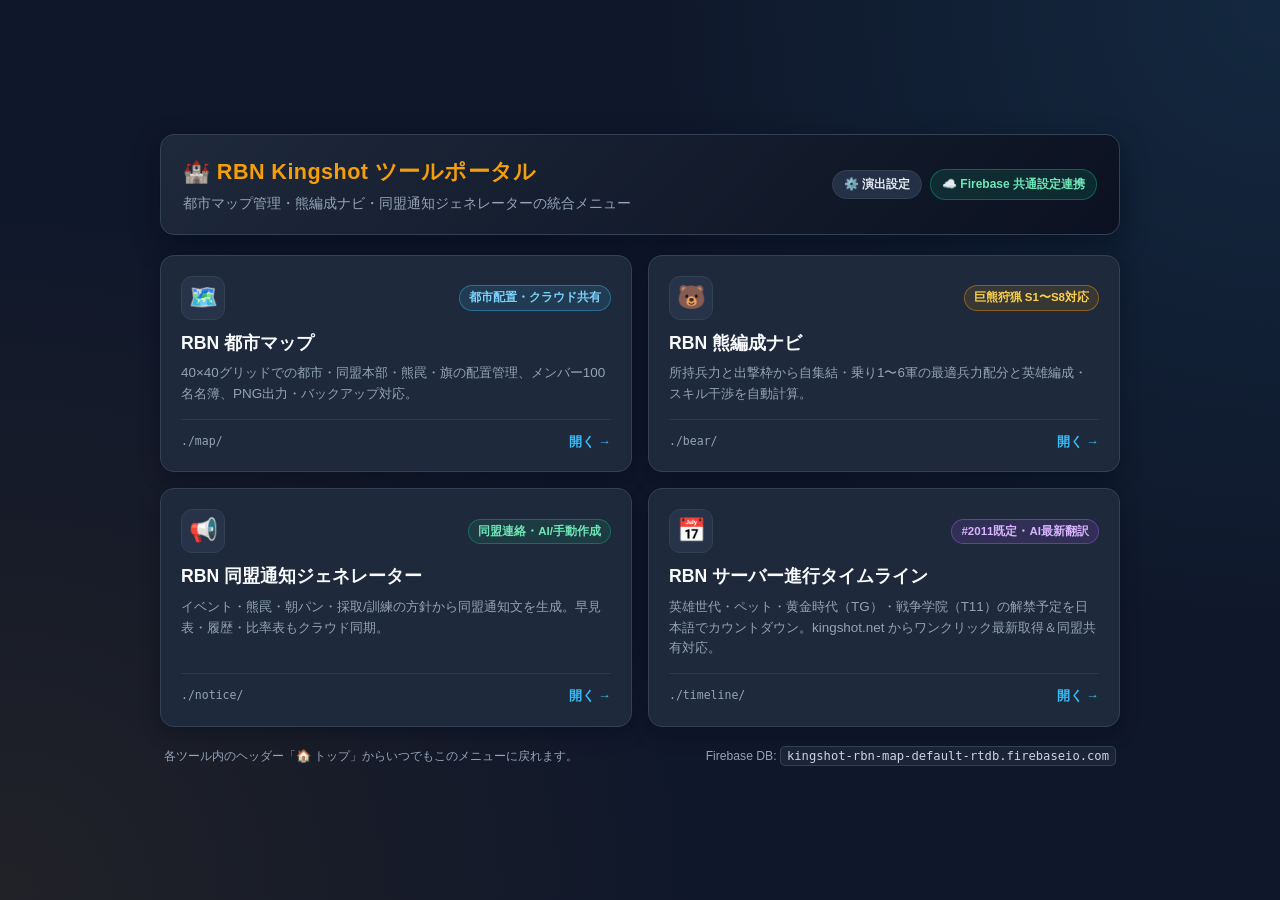
<file: index.html>
<!DOCTYPE html>
<html lang="ja">
<head>
  <meta charset="UTF-8" />
  <meta name="viewport" content="width=device-width, initial-scale=1.0" />
  <title>ks tool｜RBN Kingshot ツールポータル</title>
  <link rel="manifest" href="./manifest.webmanifest" />
  <meta name="theme-color" content="#0f172a" />
  <meta name="mobile-web-app-capable" content="yes" />
  <meta name="apple-mobile-web-app-capable" content="yes" />
  <meta name="apple-mobile-web-app-status-bar-style" content="black-translucent" />
  <meta name="apple-mobile-web-app-title" content="ks tool" />
  <link rel="apple-touch-icon" href="./assets/apple-touch-icon.png" />
  <link rel="icon" type="image/png" sizes="192x192" href="./assets/icon-192.png" />
  <link rel="stylesheet" href="./assets/common.css?v=20261127a" />
  <script src="./assets/firebase-init.js?v=20261127a"></script>
  <style>
    * {
      box-sizing: border-box;
      margin: 0;
      padding: 0;
    }

    body {
      font-family: var(--rbn-font-sans);
      background: radial-gradient(circle at top right, rgba(56, 189, 248, 0.1), transparent 42%),
        radial-gradient(circle at bottom left, rgba(245, 158, 11, 0.08), transparent 45%),
        var(--rbn-bg);
      color: var(--rbn-text);
      min-height: 100vh;
      min-height: 100dvh;
      display: flex;
      flex-direction: column;
      align-items: center;
      justify-content: center;
      padding: 24px 16px;
      line-height: 1.55;
    }

    .portal-shell {
      width: 100%;
      max-width: 960px;
      display: flex;
      flex-direction: column;
      gap: 20px;
    }

    .portal-header {
      background: linear-gradient(135deg, var(--rbn-card) 0%, var(--rbn-bg-deep) 100%);
      border: 1px solid var(--rbn-border);
      border-radius: 14px;
      padding: 20px 22px;
      display: flex;
      flex-wrap: wrap;
      justify-content: space-between;
      align-items: center;
      gap: 12px;
      box-shadow: 0 10px 28px rgba(2, 6, 23, 0.45);
    }

    .portal-title {
      font-size: 1.35rem;
      font-weight: 800;
      color: var(--rbn-accent);
      display: flex;
      align-items: center;
      gap: 10px;
      letter-spacing: 0.02em;
    }

    .portal-subtitle {
      margin-top: 4px;
      font-size: 0.85rem;
      color: var(--rbn-muted);
    }

    .portal-header-right {
      display: flex;
      align-items: center;
      flex-wrap: wrap;
      gap: 8px;
    }

    .install-btn {
      display: none;
      align-items: center;
      gap: 6px;
      padding: 6px 12px;
      border-radius: 999px;
      background: #0284c7;
      border: 1px solid #38bdf8;
      color: #fff;
      font-size: 0.78rem;
      font-weight: 700;
      cursor: pointer;
      white-space: nowrap;
      transition: background-color 0.15s ease;
    }

    .install-btn:hover {
      background: #0369a1;
    }

    .install-btn.visible {
      display: inline-flex;
    }

    .portal-badge {
      font-size: 0.75rem;
      font-weight: 600;
      padding: 5px 11px;
      border-radius: 999px;
      background: rgba(16, 185, 129, 0.14);
      border: 1px solid rgba(16, 185, 129, 0.4);
      color: #6ee7b7;
      white-space: nowrap;
    }

    .tool-grid {
      display: grid;
      grid-template-columns: repeat(2, minmax(0, 1fr));
      gap: 16px;
    }

    .tool-card {
      display: flex;
      flex-direction: column;
      justify-content: space-between;
      gap: 14px;
      padding: 20px;
      border-radius: 14px;
      background: var(--rbn-card);
      border: 1px solid var(--rbn-border);
      color: inherit;
      text-decoration: none;
      transition: transform 0.16s ease, border-color 0.16s ease, box-shadow 0.16s ease, background-color 0.16s ease;
      box-shadow: 0 6px 20px rgba(2, 6, 23, 0.32);
    }

    .tool-card:hover {
      transform: translateY(-3px);
      border-color: var(--rbn-blue);
      background: #223047;
      box-shadow: 0 12px 28px rgba(2, 6, 23, 0.5);
    }

    .tool-card:focus-visible {
      outline: 2px solid var(--rbn-blue);
      outline-offset: 2px;
    }

    .tool-icon-row {
      display: flex;
      align-items: center;
      justify-content: space-between;
      gap: 8px;
    }

    .tool-icon {
      width: 44px;
      height: 44px;
      border-radius: 11px;
      display: inline-flex;
      align-items: center;
      justify-content: center;
      font-size: 1.45rem;
      background: var(--rbn-card-sub);
      border: 1px solid var(--rbn-border);
    }

    .tool-tag {
      font-size: 0.72rem;
      font-weight: 700;
      padding: 3px 9px;
      border-radius: 999px;
      border: 1px solid var(--rbn-border);
      background: rgba(15, 23, 42, 0.55);
      color: #cbd5e1;
    }

    .tool-card--map .tool-tag {
      color: #7dd3fc;
      border-color: rgba(56, 189, 248, 0.4);
      background: rgba(56, 189, 248, 0.12);
    }

    .tool-card--bear .tool-tag {
      color: #fcd34d;
      border-color: rgba(245, 158, 11, 0.42);
      background: rgba(245, 158, 11, 0.12);
    }

    .tool-card--notice .tool-tag {
      color: #6ee7b7;
      border-color: rgba(16, 185, 129, 0.42);
      background: rgba(16, 185, 129, 0.12);
    }

    .tool-card--timeline .tool-tag {
      color: #d8b4fe;
      border-color: rgba(168, 85, 247, 0.45);
      background: rgba(168, 85, 247, 0.14);
    }

    .tool-name {
      font-size: 1.1rem;
      font-weight: 700;
      color: var(--rbn-text);
      margin-top: 10px;
    }

    .tool-desc {
      font-size: 0.84rem;
      color: var(--rbn-muted);
      margin-top: 6px;
    }

    .tool-meta {
      display: flex;
      align-items: center;
      justify-content: space-between;
      padding-top: 12px;
      border-top: 1px solid rgba(51, 65, 85, 0.7);
      font-size: 0.8rem;
      font-weight: 600;
      color: var(--rbn-blue);
    }

    .tool-meta code {
      font-family: ui-monospace, SFMono-Regular, Menlo, Consolas, monospace;
      font-size: 0.72rem;
      color: var(--rbn-muted);
      font-weight: 500;
    }

    .portal-footer {
      text-align: center;
      font-size: 0.76rem;
      color: var(--rbn-muted);
      display: flex;
      flex-wrap: wrap;
      justify-content: space-between;
      align-items: center;
      gap: 8px;
      padding: 0 4px;
    }

    .portal-footer code {
      font-family: ui-monospace, SFMono-Regular, Menlo, Consolas, monospace;
      color: #cbd5e1;
      background: rgba(30, 41, 59, 0.8);
      padding: 2px 6px;
      border-radius: 5px;
      border: 1px solid var(--rbn-border);
    }

    .portal-settings-btn {
      display: inline-flex;
      align-items: center;
      gap: 5px;
      padding: 5px 11px;
      border-radius: 999px;
      background: rgba(38, 51, 73, 0.9);
      border: 1px solid var(--rbn-border);
      color: #e2e8f0;
      font-size: 0.75rem;
      font-weight: 700;
      cursor: pointer;
      white-space: nowrap;
      transition: border-color 0.15s ease, color 0.15s ease, background-color 0.15s ease;
    }

    .portal-settings-btn:hover {
      border-color: var(--rbn-blue);
      color: var(--rbn-blue);
    }

    .portal-modal-backdrop {
      position: fixed;
      inset: 0;
      background: rgba(2, 6, 23, 0.76);
      display: none;
      align-items: center;
      justify-content: center;
      z-index: 60;
      padding: 14px;
    }

    .portal-modal-backdrop.open {
      display: flex;
    }

    .portal-modal-box {
      width: 680px;
      max-width: 100%;
      max-height: 88vh;
      overflow-y: auto;
      background: var(--rbn-card);
      border: 1px solid var(--rbn-border);
      border-radius: 14px;
      padding: 16px;
      display: flex;
      flex-direction: column;
      gap: 12px;
      box-shadow: 0 16px 38px rgba(2, 6, 23, 0.65);
    }

    .portal-modal-head {
      display: flex;
      align-items: center;
      justify-content: space-between;
      gap: 8px;
    }

    .portal-modal-head h2 {
      font-size: 1rem;
      color: var(--rbn-accent);
    }

    @media (max-width: 820px) {
      .tool-grid {
        grid-template-columns: 1fr;
      }

      .portal-header {
        padding: 16px;
      }

      .portal-title {
        font-size: 1.2rem;
      }
    }
  </style>
</head>
<body>
  <main class="portal-shell">
    <header class="portal-header">
      <div>
        <h1 class="portal-title">🏰 RBN Kingshot ツールポータル</h1>
        <p class="portal-subtitle">都市マップ管理・熊編成ナビ・同盟通知ジェネレーターの統合メニュー</p>
      </div>
      <div class="portal-header-right">
        <button id="pwaInstallBtn" type="button" class="install-btn">📲 アプリをインストール</button>
        <button id="portalPlayfulSettingsBtn" type="button" class="portal-settings-btn">⚙️ 演出設定</button>
        <span id="portalFirebaseBadge" class="portal-badge">☁️ Firebase 共通設定連携</span>
      </div>
    </header>

    <nav class="tool-grid" aria-label="ツール選択メニュー">
      <a id="portalLinkMap" class="tool-card tool-card--map" href="./map/">
        <div>
          <div class="tool-icon-row">
            <span class="tool-icon" aria-hidden="true">🗺️</span>
            <span class="tool-tag">都市配置・クラウド共有</span>
          </div>
          <h2 class="tool-name">RBN 都市マップ</h2>
          <p class="tool-desc">40×40グリッドでの都市・同盟本部・熊罠・旗の配置管理、メンバー100名名簿、PNG出力・バックアップ対応。</p>
        </div>
        <div class="tool-meta">
          <code>./map/</code>
          <span>開く →</span>
        </div>
      </a>

      <a id="portalLinkBear" class="tool-card tool-card--bear" href="./bear/">
        <div>
          <div class="tool-icon-row">
            <span class="tool-icon" aria-hidden="true">🐻</span>
            <span class="tool-tag">巨熊狩猟 S1〜S8対応</span>
          </div>
          <h2 class="tool-name">RBN 熊編成ナビ</h2>
          <p class="tool-desc">所持兵力と出撃枠から自集結・乗り1〜6軍の最適兵力配分と英雄編成・スキル干渉を自動計算。</p>
        </div>
        <div class="tool-meta">
          <code>./bear/</code>
          <span>開く →</span>
        </div>
      </a>

      <a id="portalLinkNotice" class="tool-card tool-card--notice" href="./notice/">
        <div>
          <div class="tool-icon-row">
            <span class="tool-icon" aria-hidden="true">📢</span>
            <span class="tool-tag">同盟連絡・AI/手動作成</span>
          </div>
          <h2 class="tool-name">RBN 同盟通知ジェネレーター</h2>
          <p class="tool-desc">イベント・熊罠・朝パン・採取/訓練の方針から同盟通知文を生成。早見表・履歴・比率表もクラウド同期。</p>
        </div>
        <div class="tool-meta">
          <code>./notice/</code>
          <span>開く →</span>
        </div>
      </a>

      <a id="portalLinkTimeline" class="tool-card tool-card--timeline" href="./timeline/">
        <div>
          <div class="tool-icon-row">
            <span class="tool-icon" aria-hidden="true">📅</span>
            <span class="tool-tag">#2011既定・AI最新翻訳</span>
          </div>
          <h2 class="tool-name">RBN サーバー進行タイムライン</h2>
          <p class="tool-desc">英雄世代・ペット・黄金時代（TG）・戦争学院（T11）の解禁予定を日本語でカウントダウン。kingshot.net からワンクリック最新取得＆同盟共有対応。</p>
        </div>
        <div class="tool-meta">
          <code>./timeline/</code>
          <span>開く →</span>
        </div>
      </a>
    </nav>

    <!-- 本日のピックアップメンバー（遊び心ON＆アイコン登録時のみ表示） -->
    <section id="portalPickupBox" class="rbn-pickup-box" aria-label="本日のピックアップメンバー">
      <div class="rbn-pickup-head">
        <span>🌟 本日のピックアップメンバー</span>
        <button id="portalPickupShuffleBtn" type="button" class="rbn-playful-mini-btn">🎲 シャッフル</button>
      </div>
      <div id="portalPickupList" class="rbn-pickup-list"></div>
    </section>

    <!-- 3対3 紅白バトル演出（先鋒・中堅・大将／勝ち抜きなし2勝先取） -->
    <section id="portalBattleBox" class="rbn-battle-box" aria-label="RBN 3対3 紅白バトル">
      <div class="rbn-battle-head">
        <span class="rbn-battle-title">⚔️ RBN 3対3 紅白バトル（先鋒・中堅・大将／2勝先取）</span>
        <div class="rbn-battle-actions">
          <button id="portalBattleRedrawBtn" type="button" class="rbn-playful-mini-btn">🎲 メンバー再抽選</button>
          <button id="portalBattleStartBtn" type="button" class="rbn-battle-start-btn">⚔️ バトル開始</button>
        </div>
      </div>
      <div class="rbn-battle-scoreboard">
        <div class="rbn-battle-team-lbl red">🔴 紅組</div>
        <div id="portalBattleScore" class="rbn-battle-score-num">0 - 0</div>
        <div class="rbn-battle-team-lbl blue">白組 🔵</div>
      </div>
      <div id="portalBattleRounds" class="rbn-battle-rounds"></div>
      <div id="portalBattleLog" class="rbn-battle-log">「⚔️ バトル開始」を押すと先鋒戦からスタート！</div>
    </section>

    <!-- フッターの同盟アイコン帯（遊び心ON＆アイコン登録時のみ表示） -->
    <div id="portalRibbonWrap" class="rbn-ribbon-wrap" aria-label="RBN メンバーアイコン帯">
      <div id="portalRibbonTrack" class="rbn-ribbon-track"></div>
    </div>

    <footer class="portal-footer">
      <span>各ツール内のヘッダー「🏠 トップ」からいつでもこのメニューに戻れます。</span>
      <span>Firebase DB: <code id="portalDbHost">kingshot-rbn-map</code></span>
    </footer>
  </main>

  <!-- 遊び心演出 個別ON/OFF設定モーダル -->
  <div id="portalPlayfulModal" class="portal-modal-backdrop" role="dialog" aria-modal="true" aria-label="アイコン遊び心演出の設定">
    <div class="portal-modal-box">
      <div class="portal-modal-head">
        <h2>🎭 メンバーアイコン遊び心演出（個別ON/OFF・全ツール共通）</h2>
        <button id="closePortalPlayfulModalBtn" type="button" class="rbn-playful-mini-btn">閉じる</button>
      </div>
      <div id="portalPlayfulSettingsMount"></div>
    </div>
  </div>

  <script>
    (function () {
      "use strict";
      if (!window.RBNSuite) return;

      const settings = window.RBNSuite.loadSharedSettings({ fromRoot: true });
      const mapEl = document.getElementById("portalLinkMap");
      const bearEl = document.getElementById("portalLinkBear");
      const noticeEl = document.getElementById("portalLinkNotice");
      const timelineEl = document.getElementById("portalLinkTimeline");
      const dbHostEl = document.getElementById("portalDbHost");

      if (mapEl && settings.links.cityMapUrl) mapEl.href = settings.links.cityMapUrl;
      if (bearEl && settings.links.bearNavUrl) bearEl.href = settings.links.bearNavUrl;
      if (noticeEl && settings.links.noticeGenUrl) noticeEl.href = settings.links.noticeGenUrl;
      if (timelineEl && settings.links.timelineUrl) timelineEl.href = settings.links.timelineUrl;

      if (dbHostEl && settings.firebase.databaseUrl) {
        try {
          dbHostEl.textContent = new URL(settings.firebase.databaseUrl).hostname;
        } catch (_) {
          dbHostEl.textContent = settings.firebase.databaseUrl;
        }
      }

      // PWA インストールプロンプト制御（対応ブラウザのみボタン表示）
      let deferredInstallPrompt = null;
      const installBtn = document.getElementById("pwaInstallBtn");
      window.addEventListener("beforeinstallprompt", function (e) {
        e.preventDefault();
        deferredInstallPrompt = e;
        if (installBtn) installBtn.classList.add("visible");
      });
      if (installBtn) {
        installBtn.addEventListener("click", async function () {
          if (!deferredInstallPrompt) return;
          deferredInstallPrompt.prompt();
          try {
            await deferredInstallPrompt.userChoice;
          } catch (_) {}
          deferredInstallPrompt = null;
          installBtn.classList.remove("visible");
        });
      }
      window.addEventListener("appinstalled", function () {
        deferredInstallPrompt = null;
        if (installBtn) installBtn.classList.remove("visible");
      });

      // ==================== メンバーアイコン遊び心演出（トップページ） ====================
      const portalModal = document.getElementById("portalPlayfulModal");
      const openPortalModalBtn = document.getElementById("portalPlayfulSettingsBtn");
      const closePortalModalBtn = document.getElementById("closePortalPlayfulModalBtn");
      const portalSettingsMount = document.getElementById("portalPlayfulSettingsMount");
      const pickupBox = document.getElementById("portalPickupBox");
      const pickupList = document.getElementById("portalPickupList");
      const pickupShuffleBtn = document.getElementById("portalPickupShuffleBtn");
      const ribbonWrap = document.getElementById("portalRibbonWrap");
      const ribbonTrack = document.getElementById("portalRibbonTrack");
      const titleEl = document.querySelector(".portal-title");

      if (titleEl) {
        window.RBNSuite.attachTitleShowerEasterEgg(titleEl);
      }

      if (portalSettingsMount) {
        window.RBNSuite.renderPlayfulSettingsPanel(portalSettingsMount);
      }
      if (openPortalModalBtn && portalModal) {
        openPortalModalBtn.addEventListener("click", function () {
          portalModal.classList.add("open");
        });
      }
      if (closePortalModalBtn && portalModal) {
        closePortalModalBtn.addEventListener("click", function () {
          portalModal.classList.remove("open");
        });
      }
      if (portalModal) {
        portalModal.addEventListener("click", function (e) {
          if (e.target === portalModal) portalModal.classList.remove("open");
        });
      }
      window.RBNSuite.enableModalEscapeClose(function () {
        if (portalModal) portalModal.classList.remove("open");
      });

      const PICKUP_ROLES = ["🛡️ 本日の見回り当番", "🍀 今日のラッキーメンバー", "🐻 熊罠サポーター"];
      const PEEK_LINES = [
        "熊罠の準備OK？🐻",
        "今日もよろしく！✨",
        "都市マップ確認した？🗺️",
        "朝パン忘れずにね🌅",
        "集結いつでも乗るよ〜⚔️",
        "RBNのみんなファイト！🔥",
        "資源採集いってらっしゃい🌾"
      ];

      function renderPickupMembers(useRandom) {
        if (!pickupBox || !pickupList) return;
        if (!window.RBNSuite.isPlayfulEnabled("portalPickup")) {
          pickupBox.classList.remove("show");
          return;
        }
        const picked = useRandom
          ? window.RBNSuite.pickRandomAvatars(3)
          : window.RBNSuite.pickDailyAvatars(3);
        if (picked.length === 0) {
          pickupBox.classList.remove("show");
          return;
        }
        pickupList.innerHTML = "";
        picked.forEach(function (m, idx) {
          const chip = document.createElement("div");
          chip.className = "rbn-pickup-chip";
          const img = document.createElement("img");
          img.src = m.icon;
          img.alt = m.name;
          const info = document.createElement("div");
          info.style.minWidth = "0";
          const role = document.createElement("div");
          role.className = "rbn-pickup-role";
          role.textContent = PICKUP_ROLES[idx % PICKUP_ROLES.length];
          const name = document.createElement("div");
          name.className = "rbn-pickup-name";
          name.textContent = m.name;
          info.append(role, name);
          chip.append(img, info);
          pickupList.appendChild(chip);
        });
        pickupBox.classList.add("show");
      }

      if (pickupShuffleBtn) {
        pickupShuffleBtn.addEventListener("click", function () {
          renderPickupMembers(true);
        });
      }

      function renderFooterRibbon() {
        if (!ribbonWrap || !ribbonTrack) return;
        if (!window.RBNSuite.isPlayfulEnabled("portalRibbon")) {
          ribbonWrap.classList.remove("show");
          return;
        }
        const avatars = window.RBNSuite.readLocalAvatarsSync();
        if (avatars.length === 0) {
          ribbonWrap.classList.remove("show");
          return;
        }
        ribbonTrack.innerHTML = "";
        // シームレスな無限ループのため2周分並べる
        const baseList = avatars.slice(0, 60);
        const loopList = baseList.concat(baseList);
        loopList.forEach(function (m) {
          const item = document.createElement("span");
          item.className = "rbn-ribbon-item";
          const img = document.createElement("img");
          img.src = m.icon;
          img.alt = m.name;
          img.loading = "lazy";
          const span = document.createElement("span");
          span.textContent = m.name;
          item.append(img, span);
          ribbonTrack.appendChild(item);
        });
        const durSec = Math.max(18, Math.min(75, baseList.length * 2.2));
        ribbonTrack.style.animationDuration = `${durSec.toFixed(1)}s`;
        ribbonWrap.classList.add("show");
      }

      let portalPeekTimer = null;

      function triggerPortalPeekNow() {
        if (!window.RBNSuite.isPlayfulEnabled("portalPeek")) return;
        if (portalModal && portalModal.classList.contains("open")) return;
        const m = window.RBNSuite.pickRandomAvatars(1)[0];
        if (!m) return;
        const msg = PEEK_LINES[Math.floor(Math.random() * PEEK_LINES.length)];
        window.RBNSuite.showPeekToast({
          id: "rbnPortalPeekWidget",
          member: m,
          message: msg,
          hint: "タップで別メンバーに交代",
          durationMs: 6200,
          onClick: function () {
            triggerPortalPeekNow();
          }
        });
      }

      function schedulePortalPeekLoop() {
        if (portalPeekTimer) clearTimeout(portalPeekTimer);
        if (!window.RBNSuite.isPlayfulEnabled("portalPeek")) {
          window.RBNSuite.hidePeekToast("rbnPortalPeekWidget");
          return;
        }
        const waitMs = 15000 + Math.floor(Math.random() * 12000);
        portalPeekTimer = setTimeout(function () {
          triggerPortalPeekNow();
          schedulePortalPeekLoop();
        }, waitMs);
      }

      // ==================== 3対3 紅白バトル演出（先鋒・中堅・大将／勝ち抜きなし2勝先取） ====================
      const battleBox = document.getElementById("portalBattleBox");
      const battleRoundsEl = document.getElementById("portalBattleRounds");
      const battleScoreEl = document.getElementById("portalBattleScore");
      const battleLogEl = document.getElementById("portalBattleLog");
      const battleStartBtn = document.getElementById("portalBattleStartBtn");
      const battleRedrawBtn = document.getElementById("portalBattleRedrawBtn");

      const BATTLE_ROLES = ["先鋒", "中堅", "大将"];
      const BATTLE_MOVES = [
        "会心の弓一斉射撃が炸裂！🏹",
        "鉄壁の盾ガードから見事なカウンター！🛡️",
        "怒涛の騎兵突撃で一気に突破！🐎",
        "紙一重の見切り勝ち！⚡",
        "奇跡のクリティカル発動！🔥",
        "鮮やかな連係スキルで押し切った！✨",
        "気合のラストアタックが決まった！💥"
      ];

      let battleLineup = null; // [{ role, red, blue, state: 'idle'|'fighting'|'red'|'blue'|'skipped' }]
      let battleRunning = false;
      let battleTimers = [];

      function clearBattleTimers() {
        battleTimers.forEach(function (t) { clearTimeout(t); });
        battleTimers = [];
        battleRunning = false;
      }

      function drawBattleLineup() {
        const pool = window.RBNSuite.readLocalAvatarsSync();
        if (pool.length < 2) {
          battleLineup = null;
          return false;
        }
        let chosen = [];
        if (pool.length >= 6) {
          chosen = window.RBNSuite.pickRandomAvatars(6);
        } else {
          // アイコン登録が2〜5名の間でも同一カード同士が当たらないようペア選出
          for (let r = 0; r < 3; r++) {
            const pair = window.RBNSuite.pickRandomAvatars(2);
            chosen.push(pair[0], pair[1]);
          }
        }
        battleLineup = BATTLE_ROLES.map(function (role, idx) {
          return {
            role: role,
            red: chosen[idx * 2],
            blue: chosen[idx * 2 + 1],
            state: "idle"
          };
        });
        return true;
      }

      function renderBattleArena() {
        if (!battleBox || !battleRoundsEl) return;
        if (!window.RBNSuite.isPlayfulEnabled("portalBattle")) {
          clearBattleTimers();
          battleBox.classList.remove("show");
          return;
        }
        const pool = window.RBNSuite.readLocalAvatarsSync();
        if (pool.length < 2) {
          clearBattleTimers();
          battleBox.classList.remove("show");
          return;
        }
        if (!battleLineup) {
          drawBattleLineup();
        }
        if (!battleLineup) {
          battleBox.classList.remove("show");
          return;
        }

        let redWins = 0;
        let blueWins = 0;
        battleLineup.forEach(function (m) {
          if (m.state === "red") redWins++;
          else if (m.state === "blue") blueWins++;
        });
        if (battleScoreEl) {
          battleScoreEl.textContent = `${redWins} - ${blueWins}`;
        }

        battleRoundsEl.innerHTML = "";
        battleLineup.forEach(function (m) {
          const row = document.createElement("div");
          row.className = "rbn-battle-row" +
            (m.state === "fighting" ? " fighting" : "") +
            (m.state === "skipped" ? " skipped" : "");

          const mkFighter = function (member, side) {
            const isWin = m.state === side;
            const isLose = (m.state === "red" || m.state === "blue") && m.state !== side;
            const el = document.createElement("div");
            el.className = `rbn-battle-fighter ${side}-side${side === "blue" ? " right" : ""}${isWin ? " winner" : ""}${isLose ? " loser" : ""}`;

            const img = document.createElement("img");
            img.src = member.icon;
            img.alt = member.name;

            const info = document.createElement("div");
            info.style.minWidth = "0";
            const nameEl = document.createElement("div");
            nameEl.className = "rbn-battle-fname";
            nameEl.textContent = member.name;

            const stEl = document.createElement("div");
            stEl.className = "rbn-battle-fstate";
            stEl.textContent = isWin
              ? "👑 WIN!"
              : isLose
                ? "LOSE"
                : m.state === "fighting"
                  ? "⚔️ 交戦中..."
                  : m.state === "skipped"
                    ? "決着済"
                    : "待機中";

            info.append(nameEl, stEl);
            el.append(img, info);
            return el;
          };

          const center = document.createElement("div");
          center.className = "rbn-battle-center";
          const roleEl = document.createElement("span");
          roleEl.className = "rbn-battle-role-badge";
          roleEl.textContent = m.role;
          const vsEl = document.createElement("span");
          vsEl.className = "rbn-battle-vs";
          vsEl.textContent = m.state === "fighting" ? "💥 VS 💥" : "VS";
          center.append(roleEl, vsEl);

          row.append(mkFighter(m.red, "red"), center, mkFighter(m.blue, "blue"));
          battleRoundsEl.appendChild(row);
        });

        if (battleStartBtn) battleStartBtn.disabled = battleRunning;
        if (battleRedrawBtn) battleRedrawBtn.disabled = battleRunning;
        battleBox.classList.add("show");
      }

      function startThreeVsThreeBattle() {
        if (battleRunning || !window.RBNSuite.isPlayfulEnabled("portalBattle")) return;
        // 前回決着済みなら自動で新しい6名に再抽選してバトル開始
        const alreadyFinished = battleLineup && battleLineup.some(function (m) {
          return m.state === "red" || m.state === "blue";
        });
        if (!battleLineup || alreadyFinished) {
          if (!drawBattleLineup()) return;
        }
        battleLineup.forEach(function (m) { m.state = "idle"; });
        battleRunning = true;
        if (battleLogEl) {
          battleLogEl.className = "rbn-battle-log";
          battleLogEl.textContent = "🔔 紅白3対3バトル開幕！先に2勝したチームの勝利！";
        }
        renderBattleArena();

        let redWins = 0;
        let blueWins = 0;

        function playRound(idx) {
          if (!window.RBNSuite.isPlayfulEnabled("portalBattle")) {
            clearBattleTimers();
            return;
          }
          const match = battleLineup[idx];
          match.state = "fighting";
          if (battleLogEl) {
            battleLogEl.className = "rbn-battle-log";
            battleLogEl.textContent =
              idx === 2
                ? `🔥 1勝1敗！運命の大将戦：${match.red.name} VS ${match.blue.name}！`
                : `⚔️ 第${idx + 1}試合【${match.role}戦】${match.red.name} VS ${match.blue.name}！`;
          }
          renderBattleArena();

          const tResolve = setTimeout(function () {
            const winnerSide = Math.random() < 0.5 ? "red" : "blue";
            match.state = winnerSide;
            if (winnerSide === "red") redWins++;
            else blueWins++;

            const winMember = winnerSide === "red" ? match.red : match.blue;
            const move = BATTLE_MOVES[Math.floor(Math.random() * BATTLE_MOVES.length)];
            if (battleLogEl) {
              battleLogEl.textContent = `【${match.role}戦】${winMember.name} の勝利！ ${move}`;
            }
            renderBattleArena();

            // 2勝先取チェック
            if (redWins >= 2 || blueWins >= 2) {
              for (let k = idx + 1; k < battleLineup.length; k++) {
                battleLineup[k].state = "skipped";
              }
              const tFinish = setTimeout(function () {
                battleRunning = false;
                const redWon = redWins >= 2;
                if (battleLogEl) {
                  battleLogEl.className = "rbn-battle-log " + (redWon ? "win-red" : "win-blue");
                  battleLogEl.textContent = redWon
                    ? `🏆 ${redWins} - ${blueWins} で【🔴 紅組】の勝利！！（もう1戦ボタンで新メンバー抽選）`
                    : `🏆 ${redWins} - ${blueWins} で【🔵 白組】の勝利！！（もう1戦ボタンで新メンバー抽選）`;
                }
                if (battleStartBtn) battleStartBtn.textContent = "⚔️ もう1戦する";
                renderBattleArena();
              }, 950);
              battleTimers.push(tFinish);
            } else if (idx + 1 < battleLineup.length) {
              const tNext = setTimeout(function () {
                playRound(idx + 1);
              }, 1100);
              battleTimers.push(tNext);
            }
          }, 1150);
          battleTimers.push(tResolve);
        }

        const tFirst = setTimeout(function () {
          playRound(0);
        }, 500);
        battleTimers.push(tFirst);
      }

      if (battleStartBtn) {
        battleStartBtn.addEventListener("click", startThreeVsThreeBattle);
      }
      if (battleRedrawBtn) {
        battleRedrawBtn.addEventListener("click", function () {
          if (battleRunning) return;
          if (drawBattleLineup()) {
            if (battleStartBtn) battleStartBtn.textContent = "⚔️ バトル開始";
            if (battleLogEl) {
              battleLogEl.className = "rbn-battle-log";
              battleLogEl.textContent = "新しい対戦カードが決定！「⚔️ バトル開始」で勝負！";
            }
            renderBattleArena();
          }
        });
      }

      function refreshPortalPlayfulUI() {
        renderPickupMembers(false);
        renderBattleArena();
        renderFooterRibbon();
        schedulePortalPeekLoop();
      }

      window.RBNSuite.onPlayfulPrefsChange(refreshPortalPlayfulUI);
      if (typeof window.RBNSuite.onMemberAvatarsChange === "function") {
        window.RBNSuite.onMemberAvatarsChange(refreshPortalPlayfulUI);
      }
      window.RBNSuite.ensureMemberAvatarsLoaded(false).then(function (list) {
        refreshPortalPlayfulUI();
        if (list.length > 0 && window.RBNSuite.isPlayfulEnabled("portalPeek")) {
          setTimeout(triggerPortalPeekNow, 1600);
        }
      });
    })();
  </script>
</body>
</html>
</file>
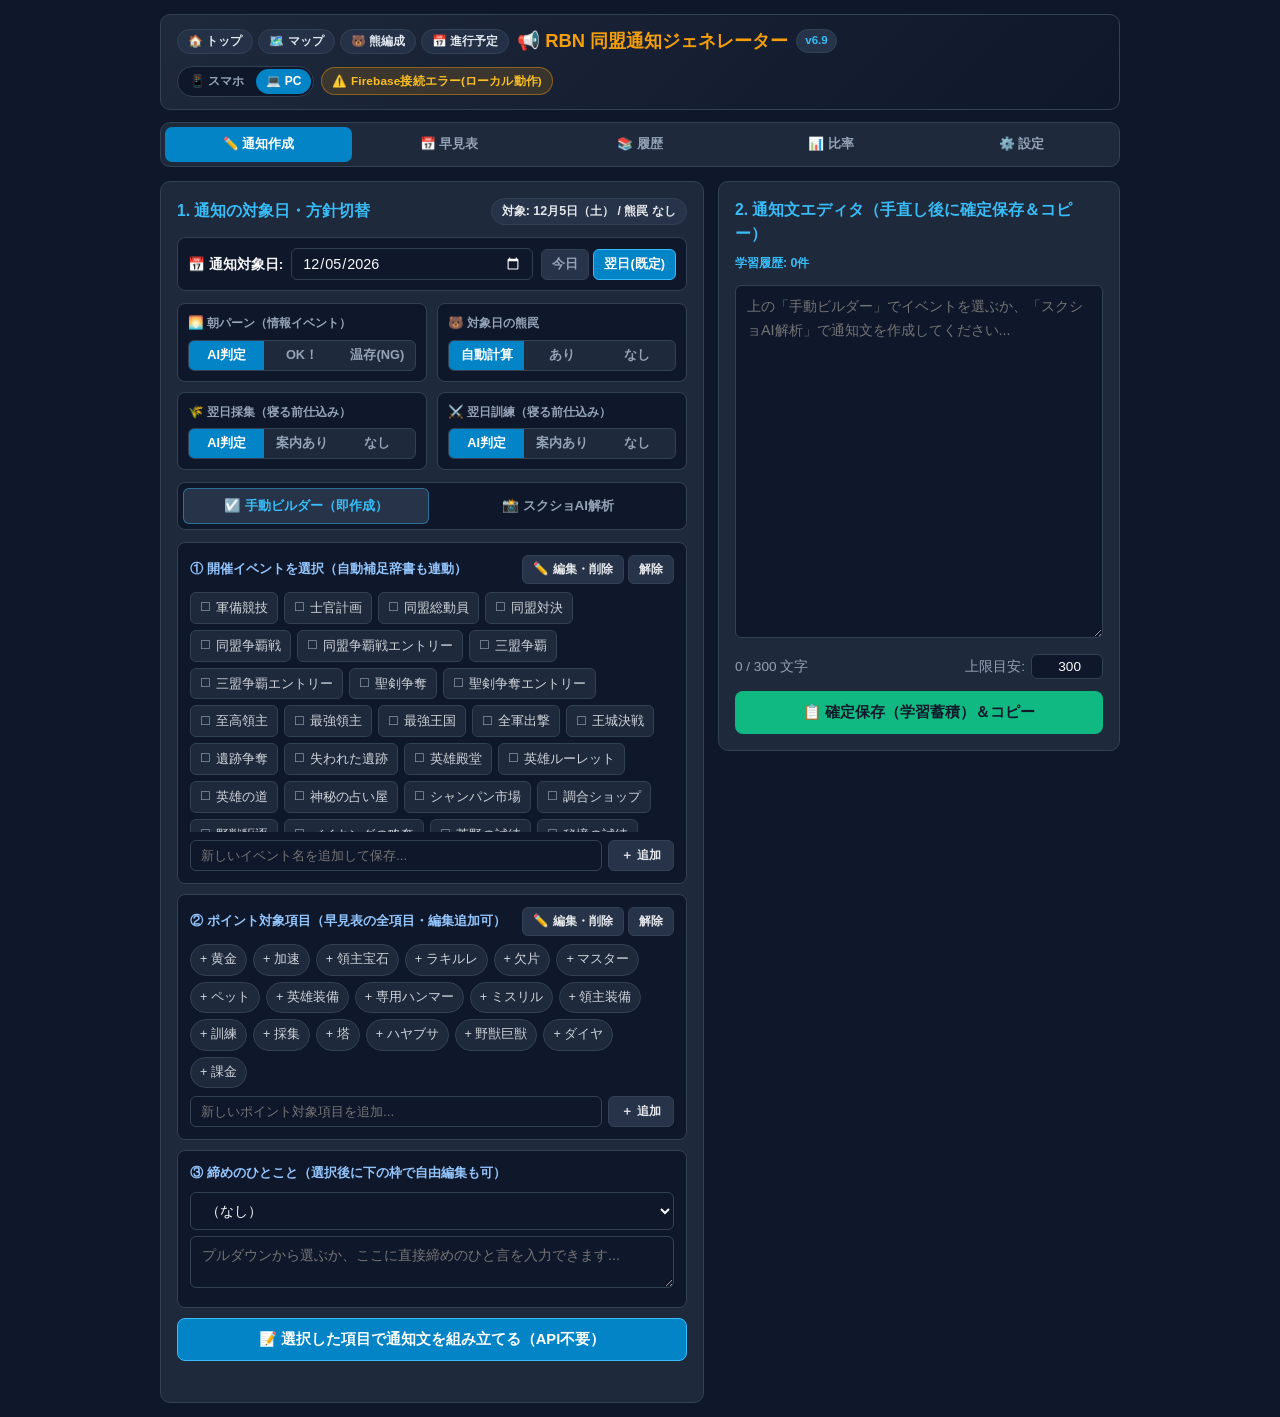
<file: notice/index.html>
<!DOCTYPE html>
<html lang="ja">
<head>
  <meta charset="UTF-8">
  <meta name="viewport" content="width=device-width, initial-scale=1.0">
  <title>RBN 同盟通知ジェネレーター v6.9</title>
  <link rel="manifest" href="./manifest.webmanifest">
  <meta name="theme-color" content="#0f172a">
  <meta name="mobile-web-app-capable" content="yes">
  <meta name="apple-mobile-web-app-capable" content="yes">
  <meta name="apple-mobile-web-app-status-bar-style" content="black-translucent">
  <meta name="apple-mobile-web-app-title" content="ks notice">
  <link rel="apple-touch-icon" href="../assets/apple-touch-icon.png">
  <link rel="icon" type="image/png" sizes="192x192" href="../assets/icon-192.png">
  <script src="../assets/firebase-init.js?v=20261127a"></script>
  <link rel="stylesheet" href="../assets/common.css?v=20261127a">
  <style>
    :root {
      --bg-color: #0f172a;
      --surface: #182032;
      --card-bg: #1e293b;
      --card-sub: #263349;
      --border-color: #334155;
      --primary: #0284c7;
      --primary-hover: #0369a1;
      --accent: #f59e0b;
      --blue: #38bdf8;
      --success: #10b981;
      --warning: #f59e0b;
      --danger: #ef4444;
      --text-main: #f8fafc;
      --text-muted: #94a3b8;
    }

    * {
      box-sizing: border-box;
      margin: 0;
      padding: 0;
    }

    body {
      font-family: -apple-system, BlinkMacSystemFont, "Segoe UI", Roboto, "Hiragino Sans", "Noto Sans JP", sans-serif;
      background-color: var(--bg-color);
      color: var(--text-main);
      line-height: 1.55;
      padding: 14px 16px;
      transition: padding 0.2s;
    }

    .container {
      max-width: 820px;
      margin: 0 auto;
      transition: max-width 0.2s;
    }

    /* PC / スマホ表示モード別のコンテナ幅制御 */
    body.view-pc .container {
      max-width: 960px;
    }

    body.view-mobile .container {
      max-width: 480px;
    }

    body.view-mobile {
      padding: 8px 10px 28px;
    }

    header {
      display: flex;
      justify-content: space-between;
      align-items: center;
      margin-bottom: 12px;
      flex-wrap: wrap;
      gap: 10px;
      padding: 12px 16px;
      background: linear-gradient(135deg, var(--card-bg) 0%, var(--bg-color) 100%);
      border: 1px solid var(--border-color);
      border-radius: 10px;
    }

    body.view-mobile header {
      padding: 10px 12px;
      gap: 8px;
      margin-bottom: 10px;
    }

    header h1 {
      font-size: 1.15rem;
      font-weight: 700;
      display: flex;
      align-items: center;
      gap: 8px;
      color: var(--accent);
    }

    body.view-mobile header h1 {
      font-size: 1.02rem;
    }

    .ver-badge {
      font-size: 0.72rem;
      background: var(--card-sub);
      color: var(--blue);
      padding: 2px 8px;
      border-radius: 999px;
      border: 1px solid var(--border-color);
      font-weight: 600;
    }

    .header-right {
      display: flex;
      align-items: center;
      gap: 7px;
      flex-wrap: wrap;
    }

    body.view-mobile .header-right {
      width: 100%;
      justify-content: space-between;
    }

    /* 表示モード切替スイッチ */
    .view-toggle-group {
      display: inline-flex;
      background: var(--bg-color);
      border: 1px solid var(--border-color);
      border-radius: 999px;
      padding: 2px;
      gap: 2px;
    }

    .view-toggle-btn {
      background: transparent;
      border: none;
      color: var(--text-muted);
      padding: 4px 10px;
      border-radius: 999px;
      font-size: 0.75rem;
      font-weight: 700;
      cursor: pointer;
      transition: all 0.15s;
      white-space: nowrap;
    }

    .view-toggle-btn.active {
      background: var(--primary);
      color: #fff;
    }

    .quick-header-links {
      display: inline-flex;
      gap: 5px;
      align-items: center;
    }

    .header-link-pill {
      font-size: 0.74rem;
      padding: 4px 9px;
      border-radius: 999px;
      background: var(--card-sub);
      color: #e2e8f0;
      border: 1px solid var(--border-color);
      text-decoration: none;
      font-weight: 600;
      white-space: nowrap;
    }

    .header-link-pill:hover {
      border-color: var(--blue);
      color: var(--blue);
    }

    .sync-badge {
      font-size: 0.74rem;
      padding: 4px 10px;
      border-radius: 999px;
      background: rgba(16, 185, 129, 0.15);
      color: #6ee7b7;
      border: 1px solid rgba(16, 185, 129, 0.45);
      font-weight: 600;
      white-space: nowrap;
    }

    .sync-badge.warn {
      background: rgba(245, 158, 11, 0.15);
      color: #fbbf24;
      border-color: rgba(245, 158, 11, 0.45);
    }

    .nav-tabs {
      display: grid;
      grid-template-columns: repeat(5, 1fr);
      gap: 4px;
      background: var(--card-bg);
      padding: 4px;
      border-radius: 10px;
      border: 1px solid var(--border-color);
      margin-bottom: 14px;
    }

    .nav-tab {
      background: transparent;
      border: none;
      color: var(--text-muted);
      padding: 9px 4px;
      border-radius: 7px;
      font-size: 0.8rem;
      font-weight: 700;
      cursor: pointer;
      transition: all 0.15s;
      white-space: nowrap;
    }

    body.view-mobile .nav-tab {
      padding: 10px 2px;
      font-size: 0.76rem;
    }

    .nav-tab:hover {
      color: var(--text-main);
      background: rgba(255, 255, 255, 0.04);
    }

    .nav-tab.active {
      background: var(--primary);
      color: #fff;
    }

    .tab-pane {
      display: none;
    }

    .tab-pane.active {
      display: block;
    }

    /* PC表示時の2カラムレイアウト（作成タブ） */
    body.view-pc .create-grid-layout {
      display: grid;
      grid-template-columns: 1.15fr 0.85fr;
      gap: 14px;
      align-items: start;
    }

    body.view-pc .create-grid-layout .card {
      margin-bottom: 0;
    }

    .card {
      background-color: var(--card-bg);
      border: 1px solid var(--border-color);
      border-radius: 10px;
      padding: 16px;
      margin-bottom: 14px;
    }

    body.view-mobile .card {
      padding: 12px;
      margin-bottom: 12px;
    }

    .card-title {
      font-size: 0.98rem;
      font-weight: 700;
      margin-bottom: 12px;
      color: var(--blue);
      display: flex;
      justify-content: space-between;
      align-items: center;
      flex-wrap: wrap;
      gap: 8px;
    }

    body.view-mobile .card-title {
      font-size: 0.92rem;
      margin-bottom: 10px;
    }

    .settings-box {
      background: var(--bg-color);
      border: 1px solid var(--border-color);
      border-radius: 8px;
      padding: 12px;
      margin-bottom: 12px;
    }

    .settings-box-title {
      font-size: 0.86rem;
      font-weight: 700;
      color: var(--blue);
      margin-bottom: 8px;
    }

    .link-row {
      display: flex;
      gap: 6px;
      align-items: center;
    }

    .open-link-btn {
      background: var(--card-sub);
      color: #e2e8f0;
      border: 1px solid var(--border-color);
      border-radius: 6px;
      padding: 9px 11px;
      font-size: 0.82rem;
      text-decoration: none;
      white-space: nowrap;
      font-weight: 600;
    }

    .open-link-btn:hover {
      border-color: var(--blue);
      color: var(--blue);
    }

    .input-group {
      margin-bottom: 12px;
    }

    .input-group label {
      display: block;
      font-size: 0.84rem;
      color: var(--text-muted);
      margin-bottom: 4px;
    }

    .input-hint {
      font-size: 0.77rem;
      color: var(--text-muted);
      margin-top: 4px;
    }

    input[type="password"],
    input[type="text"],
    input[type="number"],
    input[type="date"],
    select,
    textarea {
      width: 100%;
      background-color: var(--bg-color);
      border: 1px solid var(--border-color);
      color: var(--text-main);
      padding: 9px 11px;
      border-radius: 6px;
      font-size: 0.9rem;
      font-family: inherit;
    }

    /* スマホ表示時の入力ズーム防止＆タップ最適化 */
    body.view-mobile input[type="password"],
    body.view-mobile input[type="text"],
    body.view-mobile input[type="number"],
    body.view-mobile input[type="date"],
    body.view-mobile select,
    body.view-mobile textarea {
      font-size: 16px;
      padding: 10px 12px;
    }

    input:focus, textarea:focus, select:focus {
      outline: none;
      border-color: var(--blue);
    }

    .date-selector-bar {
      display: flex;
      align-items: center;
      gap: 8px;
      background: var(--bg-color);
      border: 1px solid var(--border-color);
      border-radius: 8px;
      padding: 10px;
      margin-bottom: 12px;
      flex-wrap: wrap;
    }

    .date-selector-bar label {
      font-size: 0.85rem;
      font-weight: 700;
      color: var(--text-main);
      white-space: nowrap;
    }

    .date-selector-bar input[type="date"] {
      width: auto;
      flex: 1;
      min-width: 145px;
      padding: 6px 10px;
      color-scheme: dark;
    }

    body.view-mobile .date-selector-bar input[type="date"] {
      padding: 8px 10px;
    }

    .date-quick-btns {
      display: flex;
      gap: 4px;
    }

    .date-quick-btn {
      background: var(--card-sub);
      border: 1px solid var(--border-color);
      color: var(--text-muted);
      padding: 6px 10px;
      border-radius: 6px;
      font-size: 0.8rem;
      cursor: pointer;
      font-weight: 600;
    }

    body.view-mobile .date-quick-btn {
      padding: 9px 12px;
      font-size: 0.84rem;
    }

    .date-quick-btn.active {
      background: var(--primary);
      border-color: var(--blue);
      color: #fff;
    }

    .quick-controls {
      display: grid;
      grid-template-columns: repeat(auto-fit, minmax(210px, 1fr));
      gap: 10px;
      margin-bottom: 12px;
    }

    body.view-mobile .quick-controls {
      grid-template-columns: 1fr 1fr;
      gap: 8px;
    }

    .control-box {
      background: var(--bg-color);
      border: 1px solid var(--border-color);
      border-radius: 8px;
      padding: 10px;
    }

    body.view-mobile .control-box {
      padding: 8px;
    }

    .control-label {
      font-size: 0.78rem;
      color: var(--text-muted);
      margin-bottom: 6px;
      display: block;
      font-weight: 600;
    }

    body.view-mobile .control-label {
      font-size: 0.74rem;
    }

    .segmented-btn {
      display: flex;
      border-radius: 6px;
      overflow: hidden;
      border: 1px solid var(--border-color);
      background: var(--card-bg);
    }

    .segmented-btn button {
      flex: 1;
      background: transparent;
      border: none;
      color: var(--text-muted);
      padding: 6px 4px;
      font-size: 0.8rem;
      cursor: pointer;
      transition: all 0.15s;
      font-weight: 600;
    }

    body.view-mobile .segmented-btn button {
      padding: 9px 2px;
      font-size: 0.76rem;
    }

    .segmented-btn button.active {
      background: var(--primary);
      color: #fff;
    }

    .segmented-btn button.active-warn {
      background: var(--warning);
      color: #0f172a;
      font-weight: 700;
    }

    .mode-switch {
      display: grid;
      grid-template-columns: 1fr 1fr;
      gap: 6px;
      background: var(--bg-color);
      padding: 5px;
      border-radius: 8px;
      border: 1px solid var(--border-color);
      margin-bottom: 12px;
    }

    .mode-switch-btn {
      background: transparent;
      border: 1px solid transparent;
      color: var(--text-muted);
      padding: 8px 6px;
      border-radius: 6px;
      font-size: 0.84rem;
      font-weight: 700;
      cursor: pointer;
      transition: all 0.15s;
    }

    body.view-mobile .mode-switch-btn {
      padding: 10px 4px;
      font-size: 0.8rem;
    }

    .mode-switch-btn.active {
      background: var(--card-sub);
      color: var(--blue);
      border-color: rgba(56, 189, 248, 0.45);
    }

    .builder-panel {
      display: none;
    }

    .builder-panel.active {
      display: block;
    }

    .manual-section {
      background: var(--bg-color);
      border: 1px solid var(--border-color);
      border-radius: 8px;
      padding: 12px;
      margin-bottom: 10px;
    }

    body.view-mobile .manual-section {
      padding: 10px;
    }

    .manual-section-title {
      font-size: 0.82rem;
      color: #93c5fd;
      font-weight: 700;
      margin-bottom: 8px;
      display: flex;
      justify-content: space-between;
      align-items: center;
      flex-wrap: wrap;
      gap: 6px;
    }

    .chip-grid {
      display: flex;
      flex-wrap: wrap;
      gap: 6px;
      max-height: 240px;
      overflow-y: auto;
      padding-right: 2px;
    }

    body.view-mobile .chip-grid {
      max-height: 280px;
      gap: 7px;
    }

    .event-chip {
      background: var(--card-bg);
      border: 1px solid var(--border-color);
      color: #d1d5db;
      padding: 5px 9px;
      border-radius: 6px;
      font-size: 0.8rem;
      cursor: pointer;
      user-select: none;
      transition: all 0.15s;
      display: inline-flex;
      align-items: center;
      gap: 5px;
    }

    body.view-mobile .event-chip {
      padding: 8px 11px;
      font-size: 0.85rem;
    }

    .event-chip:hover {
      border-color: #64748b;
    }

    .event-chip.checked {
      background: rgba(2, 132, 199, 0.24);
      border-color: var(--blue);
      color: #fff;
      font-weight: 600;
    }

    .event-chip .check-box {
      font-size: 0.78rem;
      color: var(--text-muted);
    }

    .event-chip.checked .check-box {
      color: var(--blue);
    }

    .event-chip.edit-mode,
    .phase-chip.edit-mode {
      cursor: default;
      border-style: dashed;
      border-color: var(--blue);
      padding-right: 6px;
    }

    .chip-edit-actions {
      display: inline-flex;
      gap: 4px;
      margin-left: 5px;
    }

    .chip-action-btn {
      background: var(--card-sub);
      border: none;
      color: #e5e7eb;
      border-radius: 4px;
      padding: 2px 6px;
      font-size: 0.74rem;
      cursor: pointer;
    }

    body.view-mobile .chip-action-btn {
      padding: 5px 9px;
      font-size: 0.82rem;
    }

    .chip-action-btn:hover {
      background: #475569;
    }

    .chip-action-btn.del {
      color: #fca5a5;
    }

    .phase-chip {
      background: var(--card-bg);
      border: 1px solid var(--border-color);
      color: #d1d5db;
      padding: 5px 9px;
      border-radius: 999px;
      font-size: 0.79rem;
      cursor: pointer;
      user-select: none;
      display: inline-flex;
      align-items: center;
      gap: 4px;
    }

    body.view-mobile .phase-chip {
      padding: 8px 12px;
      font-size: 0.84rem;
    }

    .phase-chip.checked {
      background: rgba(16, 185, 129, 0.22);
      border-color: var(--success);
      color: #6ee7b7;
      font-weight: 600;
    }

    .custom-event-row {
      display: flex;
      gap: 6px;
      margin-top: 8px;
    }

    .custom-event-row input {
      padding: 7px 10px;
      font-size: 0.84rem;
    }

    body.view-mobile .custom-event-row input {
      font-size: 16px;
      padding: 9px 10px;
    }

    .chart-box {
      background: var(--bg-color);
      border: 1px solid var(--border-color);
      border-radius: 8px;
      padding: 12px;
      margin-bottom: 12px;
    }

    body.view-mobile .chart-box {
      padding: 10px;
    }

    .chart-header {
      display: flex;
      justify-content: space-between;
      align-items: center;
      margin-bottom: 8px;
      gap: 6px;
      flex-wrap: wrap;
    }

    .chart-title {
      font-size: 0.92rem;
      font-weight: 700;
      color: #93c5fd;
    }

    .chart-actions {
      display: flex;
      gap: 5px;
      flex-wrap: wrap;
    }

    .pretty-chart-wrap {
      overflow-x: auto;
      background: var(--surface);
      border-radius: 6px;
      border: 1px solid var(--border-color);
      padding: 8px;
      -webkit-overflow-scrolling: touch;
    }

    .pretty-chart-banner {
      font-size: 0.82rem;
      color: #fbbf24;
      font-weight: 600;
      margin-bottom: 6px;
      padding: 2px 4px;
    }

    .pretty-chart-table {
      width: 100%;
      border-collapse: collapse;
      font-size: 0.8rem;
      text-align: center;
    }

    body.view-mobile .pretty-chart-table {
      font-size: 0.76rem;
    }

    .pretty-chart-table th,
    .pretty-chart-table td {
      border: 1px solid var(--border-color);
      padding: 5px 4px;
      white-space: nowrap;
    }

    body.view-mobile .pretty-chart-table th,
    body.view-mobile .pretty-chart-table td {
      padding: 6px 4px;
    }

    .pretty-chart-table th {
      background: var(--card-sub);
      color: #93c5fd;
      font-weight: 700;
    }

    .pretty-chart-table td:first-child,
    .pretty-chart-table th:first-child {
      text-align: left;
      padding-left: 8px;
      font-weight: 600;
      color: #e5e7eb;
      background: rgba(38, 51, 73, 0.85);
      position: sticky;
      left: 0;
      z-index: 1;
    }

    .mark-double {
      color: #34d399;
      font-weight: 800;
    }

    .mark-single {
      color: var(--blue);
      font-weight: 700;
    }

    .mark-none {
      color: #475569;
    }

    .pretty-chart-note {
      font-size: 0.78rem;
      color: var(--text-muted);
      margin-top: 6px;
      padding: 2px 4px;
      white-space: pre-wrap;
    }

    .raw-chart-view {
      font-size: 0.84rem;
      line-height: 1.5;
      white-space: pre;
      overflow-x: auto;
      background: var(--surface);
      padding: 10px;
      border-radius: 6px;
      color: #e5e7eb;
      border: 1px solid var(--border-color);
      -webkit-overflow-scrolling: touch;
    }

    .chart-editor {
      font-size: 0.85rem;
      line-height: 1.5;
      margin-bottom: 8px;
      white-space: pre;
      overflow-x: auto;
    }

    #paste-zone {
      border: 2px dashed #475569;
      border-radius: 8px;
      padding: 22px 16px;
      text-align: center;
      cursor: pointer;
      transition: all 0.2s;
      background-color: rgba(255, 255, 255, 0.02);
    }

    #paste-zone:hover, #paste-zone.dragover {
      border-color: var(--blue);
      background-color: rgba(56, 189, 248, 0.08);
    }

    .paste-icon {
      font-size: 1.6rem;
      margin-bottom: 4px;
    }

    .paste-hint {
      font-size: 0.8rem;
      color: var(--text-muted);
      margin-top: 4px;
    }

    #preview-grid {
      display: grid;
      grid-template-columns: repeat(auto-fill, minmax(95px, 1fr));
      gap: 10px;
      margin-top: 12px;
    }

    body.view-mobile #preview-grid {
      grid-template-columns: repeat(3, 1fr);
      gap: 8px;
    }

    .preview-item {
      position: relative;
      border-radius: 6px;
      overflow: hidden;
      border: 1px solid var(--border-color);
      aspect-ratio: 9 / 16;
      background: #000;
    }

    .preview-item img {
      width: 100%;
      height: 100%;
      object-fit: cover;
    }

    .remove-img-btn {
      position: absolute;
      top: 4px;
      right: 4px;
      background: rgba(0, 0, 0, 0.75);
      color: #fff;
      border: none;
      border-radius: 50%;
      width: 24px;
      height: 24px;
      cursor: pointer;
      font-size: 13px;
      line-height: 1;
    }

    .btn {
      width: 100%;
      padding: 11px;
      border: 1px solid transparent;
      border-radius: 8px;
      font-size: 0.92rem;
      font-weight: 700;
      cursor: pointer;
      transition: background 0.2s;
      display: flex;
      justify-content: center;
      align-items: center;
      gap: 8px;
    }

    body.view-mobile .btn {
      padding: 13px 10px;
      font-size: 0.95rem;
    }

    .btn-primary {
      background-color: var(--primary);
      border-color: var(--blue);
      color: #fff;
    }

    .btn-primary:hover:not(:disabled) {
      background-color: var(--primary-hover);
    }

    .btn-primary:disabled {
      opacity: 0.5;
      cursor: not-allowed;
    }

    .btn-success {
      background-color: var(--success);
      color: #0f172a;
    }

    .btn-success:hover {
      background-color: #059669;
      color: #fff;
    }

    .icon-btn {
      background: var(--card-sub);
      border: 1px solid var(--border-color);
      color: var(--text-main);
      padding: 8px 12px;
      border-radius: 8px;
      cursor: pointer;
      font-size: 0.85rem;
      font-weight: 600;
      display: inline-flex;
      align-items: center;
      gap: 4px;
    }

    .icon-btn:hover {
      background: #334155;
    }

    #result-text {
      line-height: 1.65;
    }

    body.view-mobile #result-text {
      min-height: 270px;
      font-size: 16px;
    }

    .counter-bar {
      display: flex;
      justify-content: space-between;
      align-items: center;
      font-size: 0.85rem;
      color: var(--text-muted);
      margin-top: 8px;
      margin-bottom: 12px;
    }

    .char-count.over-limit {
      color: var(--danger);
      font-weight: bold;
    }

    .limit-setting {
      display: flex;
      align-items: center;
      gap: 6px;
    }

    .limit-setting input {
      width: 72px;
      padding: 4px 6px;
      font-size: 0.85rem;
      text-align: right;
    }

    .spinner {
      width: 18px;
      height: 18px;
      border: 2px solid rgba(255,255,255,0.3);
      border-top-color: #fff;
      border-radius: 50%;
      animation: spin 0.8s linear infinite;
      display: none;
    }

    @keyframes spin {
      to { transform: rotate(360deg); }
    }

    .status-msg {
      font-size: 0.84rem;
      margin-top: 8px;
      text-align: center;
      min-height: 1.2em;
      word-break: break-word;
    }

    .status-error { color: var(--danger); }
    .status-ok { color: #6ee7b7; }
    .status-warn { color: var(--warning); }

    .badge-bear {
      font-size: 0.78rem;
      padding: 3px 10px;
      border-radius: 999px;
      background: var(--card-sub);
      color: #e5e7eb;
      border: 1px solid var(--border-color);
      font-weight: 600;
    }

    .history-item {
      background: var(--bg-color);
      border: 1px solid var(--border-color);
      border-radius: 8px;
      padding: 12px;
      margin-bottom: 10px;
    }

    .history-header {
      display: flex;
      justify-content: space-between;
      align-items: center;
      margin-bottom: 8px;
      font-size: 0.85rem;
      color: var(--blue);
      font-weight: 700;
    }

    .history-body {
      font-size: 0.84rem;
      white-space: pre-wrap;
      color: #d1d5db;
      background: var(--surface);
      padding: 8px;
      border-radius: 6px;
      margin-bottom: 8px;
      border: 1px solid var(--border-color);
    }

    .history-actions {
      display: flex;
      gap: 6px;
      justify-content: flex-end;
    }

    .mini-btn {
      background: var(--card-sub);
      border: 1px solid var(--border-color);
      color: #e5e7eb;
      padding: 5px 10px;
      border-radius: 6px;
      font-size: 0.78rem;
      font-weight: 600;
      cursor: pointer;
    }

    body.view-mobile .mini-btn {
      padding: 7px 11px;
      font-size: 0.8rem;
    }

    .mini-btn:hover {
      background: #334155;
      border-color: #64748b;
    }

    .mini-btn.active-edit {
      background: var(--warning);
      color: #0f172a;
      border-color: var(--warning);
      font-weight: 700;
    }

    .mini-btn.primary {
      background: var(--primary);
      border-color: var(--blue);
      color: #fff;
      font-weight: 700;
    }

    .mini-btn.success {
      background: rgba(16, 185, 129, 0.22);
      border-color: rgba(16, 185, 129, 0.5);
      color: #6ee7b7;
      font-weight: 700;
    }

    .mini-btn.danger {
      color: #fca5a5;
    }

    .settings-two-col {
      display: grid;
      grid-template-columns: 1fr 1fr;
      gap: 10px;
    }

    body.view-mobile .settings-two-col {
      grid-template-columns: 1fr;
      gap: 0;
    }

    .ratio-table {
      width: 100%;
      border-collapse: collapse;
      font-size: 0.84rem;
      margin-top: 8px;
    }

    .ratio-table th, .ratio-table td {
      border: 1px solid var(--border-color);
      padding: 8px;
      text-align: left;
      vertical-align: top;
    }

    .ratio-table th {
      background: var(--bg-color);
      color: #93c5fd;
    }

    .ratio-tag {
      display: inline-block;
      background: rgba(56, 189, 248, 0.18);
      color: #7dd3fc;
      border: 1px solid rgba(56, 189, 248, 0.35);
      padding: 2px 6px;
      border-radius: 4px;
      font-weight: 700;
      font-family: monospace;
    }
  </style>
</head>
<body>

<div class="container">
  <header>
    <div class="rbn-header-title-row">
      <nav class="rbn-quick-nav" aria-label="ツール切替">
        <a class="rbn-top-link" href="../" title="トップメニューへ戻る">🏠 トップ</a>
        <a id="header-city-map-link" class="rbn-top-link" href="../map/" title="RBN 都市マップを開く">🗺️ マップ</a>
        <a id="header-bear-sim-link" class="rbn-top-link" href="../bear/" title="RBN 熊編成ナビを開く">🐻 熊編成</a>
        <a class="rbn-top-link" href="../timeline/" title="RBN サーバー進行タイムラインを開く">📅 進行予定</a>
      </nav>
      <h1>📢 RBN 同盟通知ジェネレーター <span class="ver-badge">v6.9</span></h1>
    </div>
    <div class="header-right">
      <div class="view-toggle-group" title="表示レイアウトの切り替え">
        <button type="button" class="view-toggle-btn" id="btn-view-mobile" data-view="mobile">📱 スマホ</button>
        <button type="button" class="view-toggle-btn" id="btn-view-pc" data-view="pc">💻 PC</button>
      </div>
      <span class="sync-badge warn" id="sync-status-badge">クラウド同期確認中...</span>
    </div>
  </header>

  <nav class="nav-tabs">
    <button type="button" class="nav-tab active" data-tab="create">✏️ 通知作成</button>
    <button type="button" class="nav-tab" data-tab="charts">📅 早見表</button>
    <button type="button" class="nav-tab" data-tab="history">📚 履歴</button>
    <button type="button" class="nav-tab" data-tab="ratio">📊 比率</button>
    <button type="button" class="nav-tab" data-tab="settings">⚙️ 設定</button>
  </nav>

  <!-- 1. 通知作成タブ -->
  <div id="tab-create" class="tab-pane active">
    <div class="create-grid-layout">
      <div class="card">
        <div class="card-title">
          <span>1. 通知の対象日・方針切替</span>
          <span class="badge-bear" id="date-bear-badge"></span>
        </div>

        <div class="date-selector-bar">
          <label for="target-date-input">📅 通知対象日:</label>
          <input type="date" id="target-date-input">
          <div class="date-quick-btns">
            <button type="button" class="date-quick-btn" id="btn-set-today">今日</button>
            <button type="button" class="date-quick-btn active" id="btn-set-tomorrow">翌日(既定)</button>
          </div>
        </div>

        <div class="quick-controls">
          <div class="control-box">
            <span class="control-label">🌅 朝パーン（情報イベント）</span>
            <div class="segmented-btn" id="asapan-group">
              <button type="button" data-val="auto" class="active">AI判定</button>
              <button type="button" data-val="ok">OK！</button>
              <button type="button" data-val="ng">温存(NG)</button>
            </div>
          </div>

          <div class="control-box">
            <span class="control-label">🐻 対象日の熊罠</span>
            <div class="segmented-btn" id="bear-group">
              <button type="button" data-val="auto" class="active">自動計算</button>
              <button type="button" data-val="yes">あり</button>
              <button type="button" data-val="no">なし</button>
            </div>
          </div>

          <div class="control-box">
            <span class="control-label">🌾 翌日採集（寝る前仕込み）</span>
            <div class="segmented-btn" id="gather-group">
              <button type="button" data-val="auto" class="active">AI判定</button>
              <button type="button" data-val="yes">案内あり</button>
              <button type="button" data-val="no">なし</button>
            </div>
          </div>

          <div class="control-box">
            <span class="control-label">⚔️ 翌日訓練（寝る前仕込み）</span>
            <div class="segmented-btn" id="train-group">
              <button type="button" data-val="auto" class="active">AI判定</button>
              <button type="button" data-val="yes">案内あり</button>
              <button type="button" data-val="no">なし</button>
            </div>
          </div>
        </div>

        <div class="mode-switch">
          <button type="button" class="mode-switch-btn active" data-mode="manual">☑️ 手動ビルダー（即作成）</button>
          <button type="button" class="mode-switch-btn" data-mode="screenshot">📸 スクショAI解析</button>
        </div>

        <!-- パネルA：手動イベントビルダー -->
        <div id="panel-manual" class="builder-panel active">
          <div class="manual-section">
            <div class="manual-section-title">
              <span>① 開催イベントを選択（自動補足辞書も連動）</span>
              <div style="display: flex; gap: 4px;">
                <button type="button" class="mini-btn" id="toggle-edit-events-btn">✏️ 編集・削除</button>
                <button type="button" class="mini-btn" id="clear-manual-checks-btn">解除</button>
              </div>
            </div>
            <div id="edit-mode-hint" style="display: none; font-size: 0.76rem; color: #fbbf24; margin-bottom: 6px;">
              ※イベント編集モード中：「✎」で名前変更、「×」で削除できます。
              <button type="button" class="mini-btn" id="reset-events-default-btn" style="margin-left: 6px;">初期リストに戻す</button>
            </div>
            <div class="chip-grid" id="manual-event-chips"></div>

            <div class="custom-event-row">
              <input type="text" id="custom-event-input" placeholder="新しいイベント名を追加して保存...">
              <button type="button" class="mini-btn" id="add-custom-event-btn" style="white-space: nowrap; padding: 0 12px;">＋ 追加</button>
            </div>
          </div>

          <div class="manual-section">
            <div class="manual-section-title">
              <span>② ポイント対象項目（早見表の全項目・編集追加可）</span>
              <div style="display: flex; gap: 4px;">
                <button type="button" class="mini-btn" id="toggle-edit-phases-btn">✏️ 編集・削除</button>
                <button type="button" class="mini-btn" id="clear-phase-checks-btn">解除</button>
              </div>
            </div>
            <div id="phase-edit-mode-hint" style="display: none; font-size: 0.76rem; color: #fbbf24; margin-bottom: 6px;">
              ※ポイント項目編集モード中：「✎」で名前変更、「×」で削除できます。
              <button type="button" class="mini-btn" id="reset-phases-default-btn" style="margin-left: 6px;">初期リストに戻す</button>
            </div>
            <div class="chip-grid" id="manual-phase-chips"></div>

            <div class="custom-event-row">
              <input type="text" id="custom-phase-input" placeholder="新しいポイント対象項目を追加...">
              <button type="button" class="mini-btn" id="add-custom-phase-btn" style="white-space: nowrap; padding: 0 12px;">＋ 追加</button>
            </div>
          </div>

          <div class="manual-section">
            <div class="manual-section-title">
              <span>③ 締めのひとこと（選択後に下の枠で自由編集も可）</span>
            </div>
            <select id="manual-closing-select" style="margin-bottom: 6px;">
              <option value="">（なし）</option>
              <option value="同盟総動員みんなで力を&#10;合わせてがんばろー(٩・∀・ง)ｵｰ!">同盟総動員みんなで力を合わせてがんばろー(٩・∀・ง)ｵｰ!</option>
              <option value="無理のない範囲でポイント稼いでいきましょー！">無理のない範囲でポイント稼いでいきましょー！</option>
              <option value="報酬取り忘れのないよう受け取りお忘れなくー！">報酬取り忘れのないよう受け取りお忘れなくー！</option>
              <option value="最終日なのでラストスパートよろしくお願いします！">最終日なのでラストスパートよろしくお願いします！</option>
              <option value="エントリー漏れのないよう早めの登録お願いします！">エントリー漏れのないよう早めの登録お願いします！</option>
              <option value="時間合う方はぜひ参加よろしくお願いします！">時間合う方はぜひ参加よろしくお願いします！</option>
              <option value="本日もマイペースに楽しんでいきましょー！">本日もマイペースに楽しんでいきましょー！</option>
            </select>
            <textarea id="manual-closing-text" rows="2" placeholder="プルダウンから選ぶか、ここに直接締めのひと言を入力できます..."></textarea>
          </div>

          <button type="button" class="btn btn-primary" id="build-manual-btn">📝 選択した項目で通知文を組み立てる（API不要）</button>
        </div>

        <!-- パネルB：スクショAI解析 -->
        <div id="panel-screenshot" class="builder-panel">
          <div id="paste-zone">
            <div class="paste-icon">📋</div>
            <div><strong>Ctrl + V</strong> でスクショ貼り付け / タップで画像選択</div>
            <div class="paste-hint">対象日（翌日など）のイベント一覧・カレンダー等のスクショを貼ってください</div>
            <input type="file" id="file-input" accept="image/*" multiple style="display:none;">
          </div>

          <div id="preview-grid"></div>

          <div style="margin-top: 14px; display: flex; gap: 8px;">
            <button class="btn btn-primary" id="generate-btn" disabled>
              <span class="spinner" id="loading-spinner"></span>
              <span id="generate-btn-text">✨ スクショから通知文を生成</span>
            </button>
            <button class="icon-btn" id="clear-images-btn" style="display:none; white-space: nowrap;">🗑️ クリア</button>
          </div>
          <div id="noticeWritingBanner" class="rbn-writing-banner" aria-live="polite"></div>
        </div>

        <div class="status-msg" id="status-msg"></div>
      </div>

      <div class="card">
        <div class="card-title">
          <span>2. 通知文エディタ（手直し後に確定保存＆コピー）</span>
          <span style="font-size: 0.78rem; color: var(--blue);" id="history-count-label">学習履歴: 0件</span>
        </div>

        <textarea id="result-text" rows="14" placeholder="上の「手動ビルダー」でイベントを選ぶか、「スクショAI解析」で通知文を作成してください..."></textarea>

        <div class="counter-bar">
          <div class="char-count" id="char-count">0 / 300 文字</div>
          <div class="limit-setting">
            <label for="char-limit-input">上限目安:</label>
            <input type="number" id="char-limit-input" value="300" min="50" max="2000">
          </div>
        </div>

        <button class="btn btn-success" id="save-copy-btn">📋 確定保存（学習蓄積）＆コピー</button>
      </div>
    </div>
  </div>

  <!-- 2. 早見表タブ -->
  <div id="tab-charts" class="tab-pane">
    <div class="card">
      <div class="card-title">
        <span>📅 イベント別ポイント早見表（ゲーム現物保持＆綺麗表示）</span>
        <div style="display: flex; gap: 6px; flex-wrap: wrap;">
          <button type="button" class="mini-btn" id="toggle-raw-charts-btn">📄 ゲーム現物表示に切替</button>
          <button type="button" class="mini-btn" id="add-chart-btn">＋ 表を追加</button>
          <button type="button" class="mini-btn" id="reset-charts-btn">初期表に戻す</button>
        </div>
      </div>
      <p style="font-size: 0.82rem; color: var(--text-muted); margin-bottom: 12px;">
        閲覧時は見やすい表形式で表示され、<strong>「📋 コピー」や「✏️ 編集」ではゲーム内チャットで崩れない現物スペース・改行のまま</strong>扱えます（編集保存するとFirebase経由で自動同期）。
      </p>
      <div id="charts-list-container"></div>
    </div>
  </div>

  <!-- 3. 履歴(学習)タブ -->
  <div id="tab-history" class="tab-pane">
    <div class="card">
      <div class="card-title">
        <span>📚 確定通知履歴（直近30日分を自動学習）</span>
        <button type="button" class="mini-btn" id="refresh-history-btn">🔄 再読込</button>
      </div>
      <p style="font-size: 0.82rem; color: var(--text-muted); margin-bottom: 12px;">
        「確定保存＆コピー」で保存した日付ごとの最終通知文です。次回AIが生成する際、直近履歴および1〜2週間前の同サイクル履歴を自動的に参照して文体や補足ルールを学習します（30日経過分は自動整理）。
      </p>
      <div id="history-list-container"></div>
    </div>
  </div>

  <!-- 4. 比率解説タブ -->
  <div id="tab-ratio" class="tab-pane">
    <div class="card">
      <div class="card-title">
        <span>📊 同盟争覇戦（Alliance Championship）兵種比率ガイド</span>
      </div>
      <p style="font-size: 0.84rem; color: var(--text-muted); margin-bottom: 10px;">
        同盟争覇戦は<strong>「兵力固定・最大2〜3連戦の勝ち抜き方式（途中治療なし）」</strong>のため、1戦目で前衛（歩兵）を消耗しすぎない比率が重要です（表記は <strong>歩兵：騎兵：弓兵</strong>）。
      </p>
      <div style="overflow-x: auto;">
        <table class="ratio-table">
          <thead>
            <tr>
              <th style="width: 24%;">比率</th>
              <th style="width: 26%;">役割タイプ</th>
              <th>有効な場面・配置レーン</th>
            </tr>
          </thead>
          <tbody>
            <tr>
              <td><span class="ratio-tag">6 : 1 : 3</span></td>
              <td><strong>連戦エース型<br>（基本・王道）</strong></td>
              <td><strong>主力レーン（左・中央）の基本編成。</strong><br>歩兵6割で2〜3戦目まで前線を維持し、弓兵3割で火力を出し続ける最も事故りにくい鉄板比率です。</td>
            </tr>
            <tr>
              <td><span class="ratio-tag">5 : 1 : 4</span></td>
              <td><strong>格下殲滅・先鋒型</strong></td>
              <td><strong>主力レーンの先頭付近・格下相手。</strong><br>瞬間火力を高めて相手の1〜2番手を素早く溶かしたい場面向け。格上相手だと2戦目まで歩兵が持ちません。</td>
            </tr>
            <tr>
              <td><span class="ratio-tag">7 : 1 : 2</span></td>
              <td><strong>削り・足止め型<br>（肉壁・盾特化）</strong></td>
              <td><strong>捨てレーン（右）や格上エースと当たる枠。</strong><br>勝てない格上に対し、粘り強く相手の歩兵を削って後続の味方にトドメを刺させる役割に最適です。</td>
            </tr>
            <tr>
              <td><span class="ratio-tag">5 : 2 : 3</span></td>
              <td><strong>騎兵バフ特化型</strong></td>
              <td><strong>騎兵特化の強力な英雄・領主装備を持つ人向け。</strong><br>騎兵バフが他兵種より突出している場合のみ総合火力が上回ります。</td>
            </tr>
          </tbody>
        </table>
      </div>
      <div style="margin-top: 12px; background: var(--bg-color); border: 1px solid var(--border-color); border-radius: 8px; padding: 10px; font-size: 0.82rem; color: #d1d5db;">
        <strong>💡 同盟メンバー向け補足メモ：</strong><br>
        ・エントリー時の戦力は<strong>「登録ボタンを押した瞬間」</strong>で固定されるため、登録前に部隊容量バフを入れておくと連戦突破率が上がります。<br>
        ・最高ランク（Tier）の兵士だけで6:1:3が組めず下位ランクが混ざる場合は、歩兵を少し厚め（6.5:1:2.5〜7:1:2）にすると前線崩壊を防げます。
      </div>
    </div>
  </div>

  <!-- 5. 設定タブ（共通リンク・Firebase/AI Studio API・共通JSON・同盟ルール） -->
  <div id="tab-settings" class="tab-pane">
    <div class="card">
      <div class="card-title">
        <span>⚙️ 共通設定・リンク設定・同盟ルール設定</span>
      </div>

      <div class="settings-box">
        <div class="settings-box-title">🔗 外部リンク設定（3アプリ共通）</div>
        <div class="input-group">
          <label for="city-map-url-input">🗺️ 都市マップ URL</label>
          <div class="link-row">
            <input type="text" id="city-map-url-input" placeholder="../map/">
            <a id="open-city-map-link" href="../map/" target="_blank" rel="noopener noreferrer" class="open-link-btn">開く ↗</a>
          </div>
        </div>
        <div class="input-group" style="margin-bottom: 0;">
          <label for="bear-sim-url-input">🐻 熊編成ナビ URL</label>
          <div class="link-row">
            <input type="text" id="bear-sim-url-input" placeholder="../bear/">
            <a id="open-bear-sim-link" href="../bear/" target="_blank" rel="noopener noreferrer" class="open-link-btn">開く ↗</a>
          </div>
        </div>
      </div>

      <div class="settings-box">
        <div class="settings-box-title">☁️ Firebase / AI Studio API 設定（現行維持＋共通連携）</div>
        <div class="input-group">
          <label for="api-key-input">AI Studio / Gemini API キー（Firebase経由で全端末・共有メンバーに自動同期）</label>
          <input type="password" id="api-key-input" placeholder="AIzaSy...">
          <div class="input-hint">※共通設定（<code>rbn_suite_shared_settings_v1</code>）および既存の個別キーとも連動します。</div>
        </div>

        <div class="input-group">
          <label for="model-select">使用AIモデル（APIキーで利用可能なモデル一覧を自動取得可能）</label>
          <div style="display: flex; gap: 6px; margin-bottom: 6px; flex-wrap: wrap;">
            <select id="model-select" style="flex: 1; min-width: 180px;">
              <option value="gemini-flash-preview">gemini-flash-preview（推奨・動作確認済み）</option>
              <option value="gemini-flash-lite-latest">gemini-flash-lite-latest（高速・軽量）</option>
            </select>
            <button type="button" class="mini-btn" id="fetch-models-btn" style="white-space: nowrap; padding: 0 12px;">🔍 利用可能モデルを自動取得</button>
          </div>
          <div id="fetch-models-msg" style="font-size: 0.78rem; color: var(--text-muted);">※APIキー入力後に「自動取得」を押すと、現在あなたのキーで使えるモデル一覧をGoogleから取得して反映します。</div>
        </div>

        <div class="input-group" style="margin-bottom: 0;">
          <label for="firebase-url-input">Firebase Realtime Database URL（現行 <code>kingshot_notice_history</code> 維持）</label>
          <input type="text" id="firebase-url-input" value="https://kingshot-rbn-map-default-rtdb.firebaseio.com/kingshot_notice_history">
          <div style="margin-top: 6px; display: flex; gap: 8px; align-items: center; flex-wrap: wrap;">
            <button type="button" class="mini-btn" id="test-firebase-btn">🔌 Firebase接続テスト＆再同期</button>
            <span id="firebase-test-msg" style="font-size: 0.8rem;"></span>
          </div>
        </div>
      </div>

      <div class="settings-box">
        <div class="settings-box-title">🎭 メンバーアイコン遊び心演出（個別ON/OFF・全ツール共通）</div>
        <div id="noticePlayfulSettingsMount"></div>
      </div>

      <div class="settings-box">
        <div class="settings-box-title">📋 共通設定JSON（一括コピー・反映）</div>
        <textarea id="notice-shared-json-area" rows="5" style="font-family: monospace; font-size: 0.8rem;"></textarea>
        <div style="display: flex; gap: 6px; flex-wrap: wrap; margin-top: 8px;">
          <button type="button" class="mini-btn primary" id="export-notice-shared-json-btn">共通JSONをコピー</button>
          <button type="button" class="mini-btn" id="import-notice-shared-json-btn">貼り付けJSONを反映</button>
        </div>
      </div>

      <div class="settings-two-col">
        <div class="input-group">
          <label for="bear-base-date">熊罠の基準日（「あり」だった日）</label>
          <input type="date" id="bear-base-date" style="color-scheme: dark;">
        </div>
        <div class="input-group">
          <label for="bear-text-input">熊罠あり時の表記</label>
          <input type="text" id="bear-text-input" placeholder="熊罠 21時 22時">
        </div>
      </div>

      <div class="input-group">
        <label for="event-dict-input">イベント別・自動補足辞書（イベント名：補足テキスト）</label>
        <textarea id="event-dict-input" rows="5"></textarea>
        <div class="input-hint">※「イベント名：補足文」の形式で1行ずつ記述。AI解析・手動ビルダーのどちらでも該当イベント選択時に自動追記します。</div>
      </div>

      <button class="btn btn-primary" id="save-settings-btn">設定を保存してクラウド同期する</button>
      <div class="status-msg" id="settings-status-msg"></div>
    </div>
  </div>
</div>

<script>
  const VIEW_MODE_STORAGE_KEY = 'rbn_notice_view_mode_v1';
  const SHARED_SETTINGS_KEY = RBNSuite.SHARED_SETTINGS_KEY;
  const EMBEDDED_FIREBASE_URL = RBNSuite.getNoticeRestBaseUrl();
  const DEFAULT_CITY_MAP_URL = RBNSuite.SUBPAGE_DEFAULT_LINKS.cityMapUrl;
  const DEFAULT_BEAR_SIM_URL = RBNSuite.SUBPAGE_DEFAULT_LINKS.bearNavUrl;
  const DEFAULT_NOTICE_GEN_URL = RBNSuite.SUBPAGE_DEFAULT_LINKS.noticeGenUrl;
  const DEFAULT_MODEL = 'gemini-flash-preview';
  const FALLBACK_DEFAULT_MODELS = ['gemini-flash-preview', 'gemini-flash-lite-latest'];
  const DEFAULT_EVENT_DICT = `同盟争覇戦：左寄せ、比率613
調合ショップ：アイテム交換忘れずにー
全軍出撃：(領地外採集注意⚠
チェーザレ討伐(最終日)：チェーザレボスは21時30分`;

  const DEFAULT_PRESET_EVENTS = [
    '軍備競技',
    '士官計画',
    '同盟総動員',
    '同盟対決',
    '同盟争覇戦',
    '同盟争覇戦エントリー',
    '三盟争覇',
    '三盟争覇エントリー',
    '聖剣争奪',
    '聖剣争奪エントリー',
    '至高領主',
    '最強領主',
    '最強王国',
    '全軍出撃',
    '王城決戦',
    '遺跡争奪',
    '失われた遺跡',
    '英雄殿堂',
    '英雄ルーレット',
    '英雄の道',
    '神秘の占い屋',
    'シャンパン市場',
    '調合ショップ',
    '野獣駆逐',
    'バイキングの略奪',
    '荒野の試練',
    '秘境の試練',
    '黄金と巨刃',
    '黄金活用',
    '釣り選手権',
    'チェーザレ討伐',
    'チェーザレ討伐(最終日)',
    '決起の角笛',
    '貿易復興',
    '海賊の秘宝',
    '秘宝海岸',
    '王国移民',
    '炎竜の覇者',
    '風追いの旅',
    '波越えの旅'
  ];

  const DEFAULT_PRESET_PHASES = [
    '黄金',
    '加速',
    '領主宝石',
    'ラキルレ',
    '欠片',
    'マスター',
    'ペット',
    '英雄装備',
    '専用ハンマー',
    'ミスリル',
    '領主装備',
    '訓練',
    '採集',
    '塔',
    'ハヤブサ',
    '野獣巨獣',
    'ダイヤ',
    '課金'
  ];

  const DEFAULT_REFERENCE_CHARTS = [
    {
      id: 'chart_kvk',
      title: '最強王国準備フェーズ',
      rawText: `【最強王国準備フェーズ】
日数 月 火 水 木  金土 
黄金 ◎｜◯｜－｜－｜◎｜
加速 ◎｜◎｜－｜－｜◎｜
宝石 ◎｜－｜◯｜◯｜－｜
ﾗｷﾙﾚ －｜◎｜◯｜－｜－｜
欠片 －｜◯｜◎｜－｜－｜
ﾏｽﾀｰ －｜◯｜◯｜－｜－｜
ﾍﾟｯﾄ －｜－｜◯｜－｜◎｜
英装 －｜－｜－｜◯｜◎｜
ﾊﾝﾏｰ －｜－｜－｜◯｜◎｜
ﾐｽﾘﾙ －｜－｜－｜◯｜◯｜
領装 －｜－｜－｜－｜◎｜
訓練 －｜－｜－｜◎｜－｜
採集 －｜◎｜－｜◎｜◎｜
塔  ◎｜－｜◎｜－｜◎｜
◎◯：対象日 ◎：推奨日`
    },
    {
      id: 'chart_alliance_duel',
      title: '同盟対決 早見表',
      rawText: `明日から同盟対決❗🐈
同盟対決  １ ２ ３ ４ ５ ６
黄金加速  ◎|◎|－|－|◎|◎
領主宝石  －|－|◎|◎|－|◎
ハヤブサ  －|◎|－|◎|－|－ 
英雄欠片  －|◎|－|－|－|◎ 
資源採集  ◎|－|◎|－|－|－ 
ペット   －|－|◎|－|－|◎ 
専用ハンマー－|－|－|◎|－|◎ 
訓練昇格  －|－|－|◎|－|－ 
領主装備  －|－|－|－|◎|◎ 
ミスリル  －|－|－|◎|－|◎ 
野獣巨獣  －|－|－|－|◎|◎ 
ダイヤと課金は毎日`
    },
    {
      id: 'chart_supreme_lord',
      title: '至高領主早見表',
      rawText: `    至高領主早見表

    月 | 火 | 水 | 木 | 金 | 土 | 日
黄金建設◎ | ◎ | － | － | ◎ | － | ◎
領主装備－ | － | － | － | － | ◎ | ◎
領主宝石◎ | － | ◎ | ◎ | － | － | －
加速  ◎ | ◎ | － | － | ◎ | － | ◎
欠片  － | ◎ | ◎ | － | － | － | ◎
ﾙｰﾚｯﾄ      － | ◎ | ◎ | － | － | － | －
マスター－ | ◎ | ◎ | － | － | － | －
ペット － | － | ◎ | － | － | ◎ | 
兵士訓練－ | － | － | ◎ | － | ◎ | － 
英雄装備－ | ◎ | － | ◎ | ◎ | － | － 
ハンマー－ | ◎ | － | ◎ | ◎ | － | － 
採集     － | － | － | － | － | － | ◎ 
ミスリル－ | ◎ | － | ◎ | ◎ | － | － `
    }
  ];

  const BASE_FEW_SHOT = `
【基本フォーマットお手本1】
11月23日（月）
朝パーンOK！
・熊罠 なし
・チェーザレ討伐(最終日)
チェーザレボスは21時30分
・軍備競技
・三盟争覇エントリー
・同盟総動員
・聖剣争奪エントリー
・同盟争覇戦エントリー 
左寄せ、比率613

同盟総動員みんなで力を
合わせてがんばろー(٩・∀・ง)ｵｰ!

【基本フォーマットお手本2】
11月22日（日）
朝パーンOK！

・熊罠 21時 22時
・至高領主
ペット、黄金、加速、領主装備、採集、欠片
・チェーザレ討伐
`;

  const btnViewMobile = document.getElementById('btn-view-mobile');
  const btnViewPc = document.getElementById('btn-view-pc');
  const headerCityMapLink = document.getElementById('header-city-map-link');
  const headerBearSimLink = document.getElementById('header-bear-sim-link');
  const syncStatusBadge = document.getElementById('sync-status-badge');
  const openCityMapLink = document.getElementById('open-city-map-link');
  const openBearSimLink = document.getElementById('open-bear-sim-link');
  const navTabs = document.querySelectorAll('.nav-tab');
  const tabPanes = document.querySelectorAll('.tab-pane');

  const apiKeyInput = document.getElementById('api-key-input');
  const modelSelect = document.getElementById('model-select');
  const fetchModelsBtn = document.getElementById('fetch-models-btn');
  const fetchModelsMsg = document.getElementById('fetch-models-msg');
  const firebaseUrlInput = document.getElementById('firebase-url-input');
  const testFirebaseBtn = document.getElementById('test-firebase-btn');
  const firebaseTestMsg = document.getElementById('firebase-test-msg');
  const bearBaseDateInput = document.getElementById('bear-base-date');
  const bearTextInput = document.getElementById('bear-text-input');
  const eventDictInput = document.getElementById('event-dict-input');
  const cityMapUrlInput = document.getElementById('city-map-url-input');
  const bearSimUrlInput = document.getElementById('bear-sim-url-input');
  const noticeSharedJsonArea = document.getElementById('notice-shared-json-area');
  const exportNoticeSharedJsonBtn = document.getElementById('export-notice-shared-json-btn');
  const importNoticeSharedJsonBtn = document.getElementById('import-notice-shared-json-btn');
  const saveSettingsBtn = document.getElementById('save-settings-btn');
  const settingsStatusMsg = document.getElementById('settings-status-msg');

  const targetDateInput = document.getElementById('target-date-input');
  const btnSetToday = document.getElementById('btn-set-today');
  const btnSetTomorrow = document.getElementById('btn-set-tomorrow');
  const dateBearBadge = document.getElementById('date-bear-badge');

  const modeSwitchBtns = document.querySelectorAll('.mode-switch-btn');
  const panelManual = document.getElementById('panel-manual');
  const panelScreenshot = document.getElementById('panel-screenshot');

  const manualEventChipsContainer = document.getElementById('manual-event-chips');
  const toggleEditEventsBtn = document.getElementById('toggle-edit-events-btn');
  const editModeHint = document.getElementById('edit-mode-hint');
  const resetEventsDefaultBtn = document.getElementById('reset-events-default-btn');
  const clearManualChecksBtn = document.getElementById('clear-manual-checks-btn');
  const customEventInput = document.getElementById('custom-event-input');
  const addCustomEventBtn = document.getElementById('add-custom-event-btn');

  const manualPhaseChipsContainer = document.getElementById('manual-phase-chips');
  const toggleEditPhasesBtn = document.getElementById('toggle-edit-phases-btn');
  const phaseEditModeHint = document.getElementById('phase-edit-mode-hint');
  const resetPhasesDefaultBtn = document.getElementById('reset-phases-default-btn');
  const clearPhaseChecksBtn = document.getElementById('clear-phase-checks-btn');
  const customPhaseInput = document.getElementById('custom-phase-input');
  const addCustomPhaseBtn = document.getElementById('add-custom-phase-btn');

  const manualClosingSelect = document.getElementById('manual-closing-select');
  const manualClosingText = document.getElementById('manual-closing-text');
  const buildManualBtn = document.getElementById('build-manual-btn');

  const chartsListContainer = document.getElementById('charts-list-container');
  const toggleRawChartsBtn = document.getElementById('toggle-raw-charts-btn');
  const addChartBtn = document.getElementById('add-chart-btn');
  const resetChartsBtn = document.getElementById('reset-charts-btn');

  const pasteZone = document.getElementById('paste-zone');
  const fileInput = document.getElementById('file-input');
  const previewGrid = document.getElementById('preview-grid');
  const clearImagesBtn = document.getElementById('clear-images-btn');
  const generateBtn = document.getElementById('generate-btn');
  const generateBtnText = document.getElementById('generate-btn-text');
  const loadingSpinner = document.getElementById('loading-spinner');
  const statusMsg = document.getElementById('status-msg');

  const resultText = document.getElementById('result-text');
  const charCount = document.getElementById('char-count');
  const charLimitInput = document.getElementById('char-limit-input');
  const saveCopyBtn = document.getElementById('save-copy-btn');
  const historyCountLabel = document.getElementById('history-count-label');
  const historyListContainer = document.getElementById('history-list-container');
  const refreshHistoryBtn = document.getElementById('refresh-history-btn');

  let uploadedImages = [];
  let historyCache = {};
  let eventList = [...DEFAULT_PRESET_EVENTS];
  let phaseList = [...DEFAULT_PRESET_PHASES];
  let referenceCharts = JSON.parse(JSON.stringify(DEFAULT_REFERENCE_CHARTS));
  let availableModelsList = [...FALLBACK_DEFAULT_MODELS];

  let selectedEvents = new Set();
  let selectedPhases = new Set();
  let isEventEditMode = false;
  let isPhaseEditMode = false;
  let editingChartIds = new Set();
  let showRawChartsMode = false;

  let controlState = {
    asapan: 'auto',
    bear: 'auto',
    gather: 'auto',
    train: 'auto'
  };

  /* スマホ / PC 表示モード切り替え制御 */
  function applyViewMode(mode) {
    const targetMode = mode === 'mobile' ? 'mobile' : 'pc';
    document.body.classList.remove('view-mobile', 'view-pc');
    document.body.classList.add(`view-${targetMode}`);
    btnViewMobile.classList.toggle('active', targetMode === 'mobile');
    btnViewPc.classList.toggle('active', targetMode === 'pc');
    localStorage.setItem(VIEW_MODE_STORAGE_KEY, targetMode);
  }

  btnViewMobile.addEventListener('click', () => applyViewMode('mobile'));
  btnViewPc.addEventListener('click', () => applyViewMode('pc'));

  function initViewMode() {
    const savedMode = localStorage.getItem(VIEW_MODE_STORAGE_KEY);
    if (savedMode === 'mobile' || savedMode === 'pc') {
      applyViewMode(savedMode);
    } else {
      const isNarrow = window.innerWidth <= 768;
      applyViewMode(isNarrow ? 'mobile' : 'pc');
    }
  }

  function getSharedConfigPayload() {
    const rawDb = (firebaseUrlInput.value || RBNSuite.safeStorageGet('ks_firebase_url') || EMBEDDED_FIREBASE_URL).trim();
    const rootDbUrl = RBNSuite.normalizeDatabaseUrl(rawDb) || RBNSuite.FIREBASE_CONFIG.databaseURL;
    return {
      links: {
        cityMapUrl: RBNSuite.normalizeToolLink(cityMapUrlInput.value, 'cityMapUrl'),
        bearNavUrl: RBNSuite.normalizeToolLink(bearSimUrlInput.value, 'bearNavUrl'),
        noticeGenUrl: DEFAULT_NOTICE_GEN_URL
      },
      firebase: {
        databaseUrl: rootDbUrl
      },
      ai: {
        studioApiKey: (apiKeyInput.value || '').trim()
      }
    };
  }

  function syncSharedStorageAndLinks() {
    const mapUrl = RBNSuite.normalizeToolLink(
      cityMapUrlInput.value || RBNSuite.safeStorageGet('ks_city_map_url'),
      'cityMapUrl'
    );
    const bearUrl = RBNSuite.normalizeToolLink(
      bearSimUrlInput.value || RBNSuite.safeStorageGet('ks_bear_sim_url'),
      'bearNavUrl'
    );
    openCityMapLink.href = mapUrl;
    openBearSimLink.href = bearUrl;
    if (headerCityMapLink) headerCityMapLink.href = mapUrl;
    if (headerBearSimLink) headerBearSimLink.href = bearUrl;

    const payload = getSharedConfigPayload();
    RBNSuite.safeStorageSet(SHARED_SETTINGS_KEY, JSON.stringify(payload));
    if (noticeSharedJsonArea) {
      noticeSharedJsonArea.value = JSON.stringify(payload, null, 2);
    }
  }

  [cityMapUrlInput, bearSimUrlInput, firebaseUrlInput, apiKeyInput].forEach(inp => {
    inp.addEventListener('input', syncSharedStorageAndLinks);
  });

  exportNoticeSharedJsonBtn.addEventListener('click', async () => {
    const text = JSON.stringify(getSharedConfigPayload(), null, 2);
    noticeSharedJsonArea.value = text;
    const copied = await RBNSuite.safeCopyText(text);
    if (copied) {
      settingsStatusMsg.textContent = '✅ 共通設定JSONをコピーしました。';
      settingsStatusMsg.className = 'status-msg status-ok';
    } else {
      settingsStatusMsg.textContent = 'テキスト欄のJSONをコピーしてください。';
      settingsStatusMsg.className = 'status-msg status-warn';
    }
  });

  importNoticeSharedJsonBtn.addEventListener('click', () => {
    try {
      const parsed = JSON.parse(noticeSharedJsonArea.value);
      if (parsed.links?.cityMapUrl) cityMapUrlInput.value = RBNSuite.normalizeToolLink(parsed.links.cityMapUrl, 'cityMapUrl');
      if (parsed.links?.bearNavUrl) bearSimUrlInput.value = RBNSuite.normalizeToolLink(parsed.links.bearNavUrl, 'bearNavUrl');
      if (parsed.firebase?.databaseUrl) {
        firebaseUrlInput.value = RBNSuite.getNoticeRestBaseUrl(parsed.firebase.databaseUrl);
      }
      if (typeof parsed.ai?.studioApiKey === 'string') {
        apiKeyInput.value = parsed.ai.studioApiKey;
      }
      syncSharedStorageAndLinks();
      settingsStatusMsg.textContent = '✅ 共通設定JSONを入力欄へ反映しました（「設定を保存してクラウド同期する」で保存できます）。';
      settingsStatusMsg.className = 'status-msg status-ok';
    } catch (err) {
      settingsStatusMsg.textContent = `JSON形式エラー: ${err.message}`;
      settingsStatusMsg.className = 'status-msg status-error';
    }
  });

  navTabs.forEach(tab => {
    tab.addEventListener('click', () => {
      navTabs.forEach(t => t.classList.remove('active'));
      tabPanes.forEach(p => p.classList.remove('active'));
      tab.classList.add('active');
      document.getElementById(`tab-${tab.dataset.tab}`).classList.add('active');
      if (tab.dataset.tab === 'history') {
        renderHistoryList();
      } else if (tab.dataset.tab === 'charts') {
        renderReferenceCharts();
      }
    });
  });

  modeSwitchBtns.forEach(btn => {
    btn.addEventListener('click', () => {
      modeSwitchBtns.forEach(b => b.classList.remove('active'));
      btn.classList.add('active');
      const mode = btn.dataset.mode;
      panelManual.classList.toggle('active', mode === 'manual');
      panelScreenshot.classList.toggle('active', mode === 'screenshot');
      statusMsg.textContent = '';
    });
  });

  async function persistListsAndCharts() {
    localStorage.setItem('ks_custom_event_list', JSON.stringify(eventList));
    localStorage.setItem('ks_custom_phase_list', JSON.stringify(phaseList));
    localStorage.setItem('ks_reference_charts_v2', JSON.stringify(referenceCharts));

    const baseUrl = getFirebaseBaseUrl();
    if (!baseUrl) return;
    try {
      await fetch(`${baseUrl}/_shared_config.json`, {
        method: 'PATCH',
        headers: { 'Content-Type': 'application/json' },
        body: JSON.stringify({
          eventList: eventList,
          phaseList: phaseList,
          referenceCharts: referenceCharts,
          updatedAt: Date.now()
        })
      });
    } catch (err) {
      console.error('Lists/Charts sync error:', err);
    }
  }

  toggleEditEventsBtn.addEventListener('click', () => {
    isEventEditMode = !isEventEditMode;
    toggleEditEventsBtn.classList.toggle('active-edit', isEventEditMode);
    toggleEditEventsBtn.textContent = isEventEditMode ? '✅ 編集完了' : '✏️ 編集・削除';
    editModeHint.style.display = isEventEditMode ? 'block' : 'none';
    renderManualChips();
  });

  resetEventsDefaultBtn.addEventListener('click', async () => {
    if (!confirm('イベント一覧を初期リストに戻しますか？')) return;
    eventList = [...DEFAULT_PRESET_EVENTS];
    selectedEvents.clear();
    await persistListsAndCharts();
    renderManualChips();
  });

  toggleEditPhasesBtn.addEventListener('click', () => {
    isPhaseEditMode = !isPhaseEditMode;
    toggleEditPhasesBtn.classList.toggle('active-edit', isPhaseEditMode);
    toggleEditPhasesBtn.textContent = isPhaseEditMode ? '✅ 編集完了' : '✏️ 編集・削除';
    phaseEditModeHint.style.display = isPhaseEditMode ? 'block' : 'none';
    renderManualChips();
  });

  resetPhasesDefaultBtn.addEventListener('click', async () => {
    if (!confirm('ポイント対象項目一覧を初期リストに戻しますか？')) return;
    phaseList = [...DEFAULT_PRESET_PHASES];
    selectedPhases.clear();
    await persistListsAndCharts();
    renderManualChips();
  });

  clearPhaseChecksBtn.addEventListener('click', () => {
    selectedPhases.clear();
    renderManualChips();
  });

  function renderManualChips() {
    manualEventChipsContainer.innerHTML = '';
    eventList.forEach((evName, idx) => {
      const isChecked = selectedEvents.has(evName);
      const chip = document.createElement('div');

      if (isEventEditMode) {
        chip.className = 'event-chip edit-mode';
        chip.innerHTML = `
          <span>${evName}</span>
          <span class="chip-edit-actions">
            <button type="button" class="chip-action-btn edit" title="名前変更">✎</button>
            <button type="button" class="chip-action-btn del" title="削除">×</button>
          </span>
        `;
        chip.querySelector('.edit').addEventListener('click', async (e) => {
          e.stopPropagation();
          const newName = prompt('イベント名を編集:', evName);
          if (newName && newName.trim() && newName.trim() !== evName) {
            const trimmed = newName.trim();
            eventList[idx] = trimmed;
            if (selectedEvents.has(evName)) {
              selectedEvents.delete(evName);
              selectedEvents.add(trimmed);
            }
            await persistListsAndCharts();
            renderManualChips();
          }
        });
        chip.querySelector('.del').addEventListener('click', async (e) => {
          e.stopPropagation();
          eventList.splice(idx, 1);
          selectedEvents.delete(evName);
          await persistListsAndCharts();
          renderManualChips();
        });
      } else {
        chip.className = `event-chip ${isChecked ? 'checked' : ''}`;
        chip.innerHTML = `<span class="check-box">${isChecked ? '☑' : '☐'}</span><span>${evName}</span>`;
        chip.addEventListener('click', () => {
          if (selectedEvents.has(evName)) {
            selectedEvents.delete(evName);
          } else {
            selectedEvents.add(evName);
          }
          renderManualChips();
        });
      }

      manualEventChipsContainer.appendChild(chip);
    });

    manualPhaseChipsContainer.innerHTML = '';
    phaseList.forEach((phName, idx) => {
      const isChecked = selectedPhases.has(phName);
      const chip = document.createElement('div');

      if (isPhaseEditMode) {
        chip.className = 'phase-chip edit-mode';
        chip.innerHTML = `
          <span>${phName}</span>
          <span class="chip-edit-actions">
            <button type="button" class="chip-action-btn edit" title="名前変更">✎</button>
            <button type="button" class="chip-action-btn del" title="削除">×</button>
          </span>
        `;
        chip.querySelector('.edit').addEventListener('click', async (e) => {
          e.stopPropagation();
          const newName = prompt('ポイント対象項目名を編集:', phName);
          if (newName && newName.trim() && newName.trim() !== phName) {
            const trimmed = newName.trim();
            phaseList[idx] = trimmed;
            if (selectedPhases.has(phName)) {
              selectedPhases.delete(phName);
              selectedPhases.add(trimmed);
            }
            await persistListsAndCharts();
            renderManualChips();
          }
        });
        chip.querySelector('.del').addEventListener('click', async (e) => {
          e.stopPropagation();
          phaseList.splice(idx, 1);
          selectedPhases.delete(phName);
          await persistListsAndCharts();
          renderManualChips();
        });
      } else {
        chip.className = `phase-chip ${isChecked ? 'checked' : ''}`;
        chip.textContent = (isChecked ? '✓ ' : '+ ') + phName;
        chip.addEventListener('click', () => {
          if (selectedPhases.has(phName)) {
            selectedPhases.delete(phName);
          } else {
            selectedPhases.add(phName);
          }
          renderManualChips();
        });
      }

      manualPhaseChipsContainer.appendChild(chip);
    });
  }

  addCustomEventBtn.addEventListener('click', async () => {
    const val = customEventInput.value.trim();
    if (!val) return;
    if (!eventList.includes(val)) {
      eventList.unshift(val);
      await persistListsAndCharts();
    }
    selectedEvents.add(val);
    customEventInput.value = '';
    renderManualChips();
  });

  customEventInput.addEventListener('keydown', (e) => {
    if (e.key === 'Enter') {
      e.preventDefault();
      addCustomEventBtn.click();
    }
  });

  addCustomPhaseBtn.addEventListener('click', async () => {
    const val = customPhaseInput.value.trim();
    if (!val) return;
    if (!phaseList.includes(val)) {
      phaseList.push(val);
      await persistListsAndCharts();
    }
    selectedPhases.add(val);
    customPhaseInput.value = '';
    renderManualChips();
  });

  customPhaseInput.addEventListener('keydown', (e) => {
    if (e.key === 'Enter') {
      e.preventDefault();
      addCustomPhaseBtn.click();
    }
  });

  clearManualChecksBtn.addEventListener('click', () => {
    selectedEvents.clear();
    selectedPhases.clear();
    manualClosingSelect.value = '';
    manualClosingText.value = '';
    renderManualChips();
  });

  manualClosingSelect.addEventListener('change', () => {
    manualClosingText.value = manualClosingSelect.value;
  });

  function buildPrettyChartElement(rawText) {
    const wrap = document.createElement('div');
    wrap.className = 'pretty-chart-wrap';

    const lines = rawText.split('\n').filter(l => l.trim().length > 0);
    const topNotes = [];
    const bottomNotes = [];
    const tableRows = [];

    lines.forEach(line => {
      if (line.includes('｜') || line.includes('|')) {
        const parts = line.split(/[｜|]/).map(s => s.trim());
        if (parts.length > 1 && parts[parts.length - 1] === '') {
          parts.pop();
        }
        tableRows.push(parts);
      } else if (tableRows.length === 0) {
        topNotes.push(line.trim());
      } else {
        bottomNotes.push(line.trim());
      }
    });

    if (topNotes.length > 0) {
      const banner = document.createElement('div');
      banner.className = 'pretty-chart-banner';
      banner.textContent = topNotes.join(' / ');
      wrap.appendChild(banner);
    }

    if (tableRows.length > 0) {
      const table = document.createElement('table');
      table.className = 'pretty-chart-table';

      tableRows.forEach((rowCells, rIdx) => {
        const tr = document.createElement('tr');
        if (rIdx === 0 && rowCells.length === 1) {
          const tokens = rowCells[0].split(/[\s ]+/).filter(Boolean);
          tokens.forEach(tok => {
            const th = document.createElement('th');
            th.textContent = tok;
            tr.appendChild(th);
          });
        } else if (rIdx === 0 && rowCells.length > 1 && rowCells[0] !== '') {
          const emptyTh = document.createElement('th');
          emptyTh.textContent = '項目';
          tr.appendChild(emptyTh);
          rowCells.forEach(cell => {
            const th = document.createElement('th');
            th.textContent = cell;
            tr.appendChild(th);
          });
        } else {
          let normalizedCells = [];
          if (rIdx > 0 && rowCells.length > 1) {
            const firstMatch = rowCells[0].match(/^(.+?)[\s ]*([◎◯〇－\-]+)$/);
            if (firstMatch) {
              normalizedCells.push(firstMatch[1].trim());
              normalizedCells.push(firstMatch[2].trim());
              normalizedCells.push(...rowCells.slice(1));
            } else {
              normalizedCells = rowCells;
            }
          } else {
            normalizedCells = rowCells;
          }

          normalizedCells.forEach((cellVal, cIdx) => {
            const cellEl = document.createElement(rIdx === 0 ? 'th' : 'td');
            const val = cellVal || (rIdx === 0 && cIdx === 0 ? '項目' : '');
            cellEl.textContent = val;
            if (rIdx > 0 && cIdx > 0) {
              if (val.includes('◎')) cellEl.className = 'mark-double';
              else if (val.includes('◯') || val.includes('〇')) cellEl.className = 'mark-single';
              else if (val.includes('－') || val.includes('-')) cellEl.className = 'mark-none';
            }
            tr.appendChild(cellEl);
          });
        }
        table.appendChild(tr);
      });

      wrap.appendChild(table);
    } else {
      const pre = document.createElement('pre');
      pre.className = 'raw-chart-view';
      pre.textContent = rawText;
      return pre;
    }

    if (bottomNotes.length > 0) {
      const note = document.createElement('div');
      note.className = 'pretty-chart-note';
      note.textContent = bottomNotes.join('\n');
      wrap.appendChild(note);
    }

    return wrap;
  }

  toggleRawChartsBtn.addEventListener('click', () => {
    showRawChartsMode = !showRawChartsMode;
    toggleRawChartsBtn.textContent = showRawChartsMode ? '📊 綺麗テーブル表示に戻す' : '📄 ゲーム現物表示に切替';
    renderReferenceCharts();
  });

  function renderReferenceCharts() {
    chartsListContainer.innerHTML = '';
    referenceCharts.forEach((chart, idx) => {
      const rawContent = chart.rawText !== undefined ? chart.rawText : (chart.body || '');
      const isEditing = editingChartIds.has(chart.id);
      const box = document.createElement('div');
      box.className = 'chart-box';

      if (isEditing) {
        box.innerHTML = `
          <div class="chart-header">
            <input type="text" class="chart-title-input" style="font-weight: 700; padding: 6px 10px;" placeholder="早見表の管理タイトル">
          </div>
          <div style="font-size: 0.75rem; color: #fbbf24; margin-bottom: 4px;">※ゲーム内チャット用のスペース・改行のまま編集・保存されます</div>
          <textarea class="chart-editor" rows="16"></textarea>
          <div style="display: flex; justify-content: space-between; gap: 6px; flex-wrap: wrap;">
            <button type="button" class="mini-btn danger del-chart-btn">🗑️ この表を削除</button>
            <div style="display: flex; gap: 6px;">
              <button type="button" class="mini-btn cancel-chart-btn">キャンセル</button>
              <button type="button" class="mini-btn primary save-chart-btn">💾 現物のまま保存＆同期</button>
            </div>
          </div>
        `;
        box.querySelector('.chart-title-input').value = chart.title;
        box.querySelector('.chart-editor').value = rawContent;

        box.querySelector('.save-chart-btn').addEventListener('click', async () => {
          const newTitle = box.querySelector('.chart-title-input').value.trim() || '無題の早見表';
          const newRaw = box.querySelector('.chart-editor').value;
          referenceCharts[idx] = { id: chart.id, title: newTitle, rawText: newRaw };
          editingChartIds.delete(chart.id);
          await persistListsAndCharts();
          renderReferenceCharts();
        });

        box.querySelector('.cancel-chart-btn').addEventListener('click', () => {
          editingChartIds.delete(chart.id);
          renderReferenceCharts();
        });

        box.querySelector('.del-chart-btn').addEventListener('click', async () => {
          if (!confirm(`「${chart.title}」を削除しますか？`)) return;
          referenceCharts.splice(idx, 1);
          editingChartIds.delete(chart.id);
          await persistListsAndCharts();
          renderReferenceCharts();
        });
      } else {
        box.innerHTML = `
          <div class="chart-header">
            <span class="chart-title"></span>
            <div class="chart-actions">
              <button type="button" class="mini-btn success copy-chart-btn">📋 ゲーム用現物をコピー</button>
              <button type="button" class="mini-btn edit-chart-btn">✏️ 編集する</button>
            </div>
          </div>
        `;
        box.querySelector('.chart-title').textContent = chart.title;

        const copyBtn = box.querySelector('.copy-chart-btn');
        copyBtn.addEventListener('click', async () => {
          const copied = await RBNSuite.safeCopyText(rawContent);
          const orig = copyBtn.textContent;
          copyBtn.textContent = copied ? '✅ 現物コピー完了！' : '⚠️ コピー失敗';
          RBNSuite.showToast(
            copied ? `「${chart.title}」をコピーしました` : 'コピーに失敗しました（手動コピーをお試しください）',
            copied ? 'ok' : 'error'
          );
          setTimeout(() => {
            copyBtn.textContent = orig;
          }, 1800);
        });

        box.querySelector('.edit-chart-btn').addEventListener('click', () => {
          editingChartIds.add(chart.id);
          renderReferenceCharts();
        });

        if (showRawChartsMode) {
          const pre = document.createElement('pre');
          pre.className = 'raw-chart-view';
          pre.textContent = rawContent;
          box.appendChild(pre);
        } else {
          box.appendChild(buildPrettyChartElement(rawContent));
        }
      }

      chartsListContainer.appendChild(box);
    });
  }

  addChartBtn.addEventListener('click', () => {
    const newId = 'chart_' + Date.now();
    referenceCharts.push({
      id: newId,
      title: '新しいイベント早見表',
      rawText: '【新しいイベント早見表】\n日数 １｜２｜３｜４｜５｜\n項目 ◎｜－｜◎｜－｜◎｜'
    });
    editingChartIds.add(newId);
    renderReferenceCharts();
  });

  resetChartsBtn.addEventListener('click', async () => {
    if (!confirm('3つの早見表をすべて初期状態（ご提示いただいたゲーム用現物）に戻しますか？')) return;
    referenceCharts = JSON.parse(JSON.stringify(DEFAULT_REFERENCE_CHARTS));
    editingChartIds.clear();
    await persistListsAndCharts();
    renderReferenceCharts();
  });

  function parseEventDictionary() {
    const raw = eventDictInput.value || localStorage.getItem('ks_event_dict') || DEFAULT_EVENT_DICT;
    const entries = [];
    raw.split('\n').forEach(line => {
      const trimmed = line.trim();
      if (!trimmed) return;
      const sepIdx = trimmed.indexOf('：') !== -1 ? trimmed.indexOf('：') : trimmed.indexOf(':');
      if (sepIdx !== -1) {
        const key = trimmed.slice(0, sepIdx).trim();
        const note = trimmed.slice(sepIdx + 1).trim();
        if (key && note) entries.push({ key, note });
      }
    });
    return entries;
  }

  buildManualBtn.addEventListener('click', () => {
    const targetStr = getTargetDateFormatted();
    const asapanLine = controlState.asapan === 'ng'
      ? '朝パーン温存（NG）※翌日ポイント対象のため待機推奨'
      : '朝パーンOK！';
    const bearLine = getBearLineText();
    const dictEntries = parseEventDictionary();

    const lines = [targetStr, asapanLine, bearLine];
    const chosenEvents = eventList.filter(ev => selectedEvents.has(ev));

    let phaseInserted = false;
    const phaseTargets = ['至高領主', '最強王国', '最強領主', '同盟対決', '軍備競技'];

    chosenEvents.forEach(ev => {
      lines.push(`・${ev}`);

      if (!phaseInserted && selectedPhases.size > 0 && phaseTargets.some(t => ev.includes(t))) {
        const orderedPhases = phaseList.filter(p => selectedPhases.has(p));
        lines.push(orderedPhases.join('、'));
        phaseInserted = true;
      }

      const matchedNotes = [];
      dictEntries.forEach(entry => {
        if (ev === entry.key || (ev.includes(entry.key) && !ev.includes('最終日'))) {
          matchedNotes.push(entry.note);
        } else if (ev.includes('最終日') && entry.key.includes('最終日')) {
          matchedNotes.push(entry.note);
        }
      });
      matchedNotes.forEach(note => lines.push(note));
    });

    if (!phaseInserted && selectedPhases.size > 0) {
      const orderedPhases = phaseList.filter(p => selectedPhases.has(p));
      lines.push(orderedPhases.join('、'));
    }

    const closing = manualClosingText.value.trim();
    if (closing) {
      lines.push('');
      lines.push(closing);
    }

    const prepItems = [];
    if (controlState.gather === 'yes') prepItems.push('採取');
    if (controlState.train === 'yes') prepItems.push('訓練');
    if (prepItems.length > 0) {
      lines.push(`※翌日${prepItems.join('・')}なので寝る前に仕込む人はお忘れなく〜`);
    }

    resultText.value = lines.join('\n');
    updateCharCounter();
    showStatus(`「${targetStr}」の通知文を手動ビルダーから組み立てました！必要に応じて微調整して「確定保存＆コピー」を押してください。`, 'ok');

    // スマホ表示時は作成後に通知文エディタへスムーズにスクロール
    if (document.body.classList.contains('view-mobile')) {
      resultText.scrollIntoView({ behavior: 'smooth', block: 'center' });
    }
  });

  function populateModelDropdown(modelsArray, preferredModel) {
    if (!Array.isArray(modelsArray) || modelsArray.length === 0) return;
    availableModelsList = modelsArray;
    modelSelect.innerHTML = '';
    modelsArray.forEach(mName => {
      const opt = document.createElement('option');
      opt.value = mName;
      opt.textContent = mName;
      modelSelect.appendChild(opt);
    });
    if (preferredModel && modelsArray.includes(preferredModel)) {
      modelSelect.value = preferredModel;
    } else {
      modelSelect.value = modelsArray[0];
    }
  }

  fetchModelsBtn.addEventListener('click', async () => {
    const apiKey = (apiKeyInput.value || localStorage.getItem('ks_gemini_api_key') || '').trim();
    if (!apiKey) {
      fetchModelsMsg.textContent = '❌ 先に上の「AI Studio / Gemini API キー」を入力してください。';
      fetchModelsMsg.style.color = '#ef4444';
      return;
    }

    fetchModelsBtn.disabled = true;
    fetchModelsMsg.textContent = 'Google AI Studioから利用可能なモデル一覧を取得中...';
    fetchModelsMsg.style.color = '#94a3b8';

    try {
      const res = await fetch(`https://generativelanguage.googleapis.com/v1beta/models?key=${encodeURIComponent(apiKey)}`);
      const data = await res.json();
      if (!res.ok) {
        throw new Error(data.error?.message || `HTTP ${res.status}`);
      }

      const validGeminiModels = (data.models || [])
        .filter(m =>
          Array.isArray(m.supportedGenerationMethods) &&
          m.supportedGenerationMethods.includes('generateContent') &&
          m.name &&
          m.name.includes('gemini') &&
          !m.name.includes('embedding') &&
          !m.name.includes('aqa') &&
          !m.name.includes('imagen') &&
          !m.name.includes('veo')
        )
        .map(m => m.name.replace(/^models\//, ''));

      if (validGeminiModels.length === 0) {
        throw new Error('利用可能なGeminiモデルが見つかりませんでした。');
      }

      validGeminiModels.sort((a, b) => {
        const score = (name) => {
          let s = 0;
          if (name === 'gemini-flash-preview') s += 30;
          if (name.includes('flash')) s += 10;
          if (name.includes('lite')) s += 3;
          return s;
        };
        return score(b) - score(a);
      });

      const currentSelected = modelSelect.value;
      populateModelDropdown(validGeminiModels, currentSelected);
      localStorage.setItem('ks_available_models', JSON.stringify(validGeminiModels));
      localStorage.setItem('ks_gemini_model', modelSelect.value);

      fetchModelsMsg.textContent = `✅ ${validGeminiModels.length}件の利用可能モデルを取得しました！（現在選択: ${modelSelect.value}）`;
      fetchModelsMsg.style.color = '#10b981';
    } catch (err) {
      console.error(err);
      fetchModelsMsg.textContent = `❌ 取得失敗: ${err.message}`;
      fetchModelsMsg.style.color = '#ef4444';
    } finally {
      fetchModelsBtn.disabled = false;
    }
  });

  function getFirebaseBaseUrl() {
    const raw = (firebaseUrlInput.value || localStorage.getItem('ks_firebase_url') || EMBEDDED_FIREBASE_URL).trim();
    return raw.replace(/\/+$/, '');
  }

  function updateSyncBadge(ok, text) {
    syncStatusBadge.textContent = text;
    if (ok) {
      syncStatusBadge.classList.remove('warn');
    } else {
      syncStatusBadge.classList.add('warn');
    }
  }

  async function syncFromCloud() {
    const baseUrl = getFirebaseBaseUrl();
    if (!baseUrl) {
      updateSyncBadge(false, 'ローカル保存モード');
      loadLocalHistory();
      return false;
    }

    try {
      const res = await fetch(`${baseUrl}.json`);
      if (!res.ok) throw new Error(`HTTP ${res.status}`);
      const data = await res.json();

      if (data && typeof data === 'object') {
        if (data._shared_config) {
          const cfg = data._shared_config;
          if (cfg.apiKey) {
            apiKeyInput.value = cfg.apiKey;
            localStorage.setItem('ks_gemini_api_key', cfg.apiKey);
          }
          if (Array.isArray(cfg.availableModels) && cfg.availableModels.length > 0) {
            localStorage.setItem('ks_available_models', JSON.stringify(cfg.availableModels));
            populateModelDropdown(cfg.availableModels, cfg.model || DEFAULT_MODEL);
          } else if (cfg.model) {
            if (!availableModelsList.includes(cfg.model)) {
              availableModelsList.unshift(cfg.model);
              populateModelDropdown(availableModelsList, cfg.model);
            } else {
              modelSelect.value = cfg.model;
            }
            localStorage.setItem('ks_gemini_model', cfg.model);
          }
          if (cfg.bearBaseDate) {
            bearBaseDateInput.value = cfg.bearBaseDate;
            localStorage.setItem('ks_bear_base_date', cfg.bearBaseDate);
          }
          if (cfg.bearText) {
            bearTextInput.value = cfg.bearText;
            localStorage.setItem('ks_bear_text', cfg.bearText);
          }
          if (cfg.eventDict) {
            eventDictInput.value = cfg.eventDict;
            localStorage.setItem('ks_event_dict', cfg.eventDict);
          }
          if (cfg.cityMapUrl) {
            const normalizedMapUrl = RBNSuite.normalizeToolLink(cfg.cityMapUrl, 'cityMapUrl');
            cityMapUrlInput.value = normalizedMapUrl;
            RBNSuite.safeStorageSet('ks_city_map_url', normalizedMapUrl);
          }
          if (cfg.bearSimUrl) {
            const normalizedBearUrl = RBNSuite.normalizeToolLink(cfg.bearSimUrl, 'bearNavUrl');
            bearSimUrlInput.value = normalizedBearUrl;
            RBNSuite.safeStorageSet('ks_bear_sim_url', normalizedBearUrl);
          }
          if (Array.isArray(cfg.eventList) && cfg.eventList.length > 0) {
            eventList = cfg.eventList;
            localStorage.setItem('ks_custom_event_list', JSON.stringify(eventList));
          }
          if (Array.isArray(cfg.phaseList) && cfg.phaseList.length > 0) {
            phaseList = cfg.phaseList;
            localStorage.setItem('ks_custom_phase_list', JSON.stringify(phaseList));
          }
          if (Array.isArray(cfg.referenceCharts) && cfg.referenceCharts.length > 0) {
            referenceCharts = cfg.referenceCharts;
            localStorage.setItem('ks_reference_charts_v2', JSON.stringify(referenceCharts));
          }
          syncSharedStorageAndLinks();
          renderManualChips();
          renderReferenceCharts();
        }

        const logs = {};
        Object.keys(data).forEach(k => {
          if (k !== '_shared_config' && data[k] && data[k].text) {
            logs[k] = data[k];
          }
        });
        historyCache = pruneOldHistory(logs);
        localStorage.setItem('ks_notice_history_cache', JSON.stringify(historyCache));
      } else {
        loadLocalHistory();
      }

      updateHistoryCount();
      renderHistoryList();
      updateDateUI();
      updateSyncBadge(true, '☁️ Firebase同期済み');
      return true;
    } catch (err) {
      console.error('Firebase sync error:', err);
      loadLocalHistory();
      updateSyncBadge(false, '⚠️ Firebase接続エラー(ローカル動作)');
      return false;
    }
  }

  async function pushConfigToCloud(cfgObj) {
    const baseUrl = getFirebaseBaseUrl();
    if (!baseUrl) return false;
    try {
      const res = await fetch(`${baseUrl}/_shared_config.json`, {
        method: 'PUT',
        headers: { 'Content-Type': 'application/json' },
        body: JSON.stringify(cfgObj)
      });
      if (!res.ok) throw new Error(`HTTP ${res.status}`);
      updateSyncBadge(true, '☁️ Firebase同期済み');
      return true;
    } catch (err) {
      console.error(err);
      updateSyncBadge(false, '⚠️ クラウド保存失敗(ローカル保存済)');
      return false;
    }
  }

  async function saveHistoryEntryToCloud(dateKey, entryObj) {
    historyCache[dateKey] = entryObj;
    historyCache = pruneOldHistory(historyCache);
    localStorage.setItem('ks_notice_history_cache', JSON.stringify(historyCache));
    updateHistoryCount();
    renderHistoryList();

    const baseUrl = getFirebaseBaseUrl();
    if (!baseUrl) return false;
    try {
      const res = await fetch(`${baseUrl}/${dateKey}.json`, {
        method: 'PUT',
        headers: { 'Content-Type': 'application/json' },
        body: JSON.stringify(entryObj)
      });
      if (!res.ok) throw new Error(`HTTP ${res.status}`);
      updateSyncBadge(true, '☁️ Firebase同期済み');
      return true;
    } catch (err) {
      console.error(err);
      updateSyncBadge(false, '⚠️ クラウド保存失敗(ローカル保存済)');
      return false;
    }
  }

  async function deleteHistoryEntry(dateKey) {
    delete historyCache[dateKey];
    localStorage.setItem('ks_notice_history_cache', JSON.stringify(historyCache));
    updateHistoryCount();
    renderHistoryList();

    const baseUrl = getFirebaseBaseUrl();
    if (!baseUrl) return;
    try {
      await fetch(`${baseUrl}/${dateKey}.json`, { method: 'DELETE' });
    } catch (err) {
      console.error(err);
    }
  }

  function loadLocalHistory() {
    try {
      const raw = localStorage.getItem('ks_notice_history_cache');
      historyCache = raw ? pruneOldHistory(JSON.parse(raw)) : {};
    } catch {
      historyCache = {};
    }
    updateHistoryCount();
    renderHistoryList();
  }

  function pruneOldHistory(logs) {
    const cutoff = Date.now() - 32 * 24 * 60 * 60 * 1000;
    const pruned = {};
    Object.keys(logs).forEach(dateKey => {
      const item = logs[dateKey];
      if (!item || !item.text) return;
      const ts = item.updatedAt || parseLocalDate(dateKey).getTime();
      if (ts >= cutoff) {
        pruned[dateKey] = item;
      }
    });
    return pruned;
  }

  function updateHistoryCount() {
    const count = Object.keys(historyCache).length;
    historyCountLabel.textContent = `学習履歴: ${count}件`;
  }

  function renderHistoryList() {
    const keys = Object.keys(historyCache).sort().reverse();
    if (keys.length === 0) {
      historyListContainer.innerHTML = '<div style="color: var(--text-muted); font-size: 0.85rem; text-align: center; padding: 20px;">まだ確定保存された履歴がありません。「通知作成」タブで通知文を作成し、「確定保存＆コピー」を押すとここに蓄積されます。</div>';
      return;
    }

    historyListContainer.innerHTML = '';
    keys.forEach(dateKey => {
      const item = historyCache[dateKey];
      const div = document.createElement('div');
      div.className = 'history-item';
      div.innerHTML = `
        <div class="history-header">
          <span>📅 ${dateKey}（${item.label || ''}）</span>
          <span style="font-size: 0.75rem; color: var(--text-muted);">学習データ有効</span>
        </div>
        <div class="history-body"></div>
        <div class="history-actions">
          <button type="button" class="mini-btn load-btn">📝 エディタに読込</button>
          <button type="button" class="mini-btn danger del-btn">🗑️ 削除</button>
        </div>
      `;
      div.querySelector('.history-body').textContent = item.text;
      div.querySelector('.load-btn').addEventListener('click', () => {
        resultText.value = item.text;
        updateCharCounter();
        navTabs[0].click();
        showStatus(`${dateKey} の確定履歴をエディタに読み込みました。`, 'ok');
      });
      div.querySelector('.del-btn').addEventListener('click', () => {
        if (confirm(`${dateKey} の履歴を削除しますか？`)) {
          deleteHistoryEntry(dateKey);
        }
      });
      historyListContainer.appendChild(div);
    });
  }

  function buildDynamicFewShotPrompt() {
    const keys = Object.keys(historyCache).sort().reverse();
    if (keys.length === 0) {
      return BASE_FEW_SHOT;
    }
    const recentKeys = keys.slice(0, 7);
    let dynamicExamples = '\n【直近の確定通知履歴（最重要・あなたの実際の文体とルールの学習データ）】\n';
    recentKeys.forEach(k => {
      dynamicExamples += `--- ${k} の確定版 ---\n${historyCache[k].text}\n\n`;
    });
    return dynamicExamples + '\n【基本フォーマット参考】\n' + BASE_FEW_SHOT;
  }

  function toDateInputString(dateObj) {
    const y = dateObj.getFullYear();
    const m = String(dateObj.getMonth() + 1).padStart(2, '0');
    const d = String(dateObj.getDate()).padStart(2, '0');
    return `${y}-${m}-${d}`;
  }

  function parseLocalDate(yyyyMmDd) {
    const [y, m, d] = yyyyMmDd.split('-').map(Number);
    return new Date(y, m - 1, d);
  }

  function getSelectedTargetDate() {
    if (targetDateInput.value) {
      return parseLocalDate(targetDateInput.value);
    }
    const d = new Date();
    d.setDate(d.getDate() + 1);
    return new Date(d.getFullYear(), d.getMonth(), d.getDate());
  }

  function getTargetDateFormatted() {
    const d = getSelectedTargetDate();
    const days = ['日', '月', '火', '水', '木', '金', '土'];
    return `${d.getMonth() + 1}月${d.getDate()}日（${days[d.getDay()]}）`;
  }

  function isBearDayAuto() {
    const baseStr = bearBaseDateInput.value || localStorage.getItem('ks_bear_base_date') || '2026-11-22';
    const baseDate = parseLocalDate(baseStr);
    const targetDate = getSelectedTargetDate();
    const diffDays = Math.round((targetDate - baseDate) / (1000 * 60 * 60 * 24));
    return Math.abs(diffDays) % 2 === 0;
  }

  function getBearLineText() {
    const bearActiveText = (bearTextInput.value || localStorage.getItem('ks_bear_text') || '熊罠 21時 22時').trim();
    if (controlState.bear === 'yes') return `・${bearActiveText}`;
    if (controlState.bear === 'no') return '・熊罠 なし';
    return isBearDayAuto() ? `・${bearActiveText}` : '・熊罠 なし';
  }

  function updateDateUI() {
    const dateStr = getTargetDateFormatted();
    const bearStr = getBearLineText().replace('・', '');
    dateBearBadge.textContent = `対象: ${dateStr} / ${bearStr}`;

    const now = new Date();
    const todayStr = toDateInputString(now);
    const tmr = new Date(now.getFullYear(), now.getMonth(), now.getDate() + 1);
    const tomorrowStr = toDateInputString(tmr);

    btnSetToday.classList.toggle('active', targetDateInput.value === todayStr);
    btnSetTomorrow.classList.toggle('active', targetDateInput.value === tomorrowStr);
  }

  function applyRealtimeOverrides() {
    let text = resultText.value;
    if (!text.trim()) return;

    const newDateLine = getTargetDateFormatted();
    if (/^\d{1,2}月\d{1,2}日（[日月火水木金土]）/m.test(text)) {
      text = text.replace(/^\d{1,2}月\d{1,2}日（[日月火水木金土]）/m, newDateLine);
    }

    if (controlState.asapan === 'ok') {
      text = text.replace(/^朝パーン.*$/m, '朝パーンOK！');
    } else if (controlState.asapan === 'ng') {
      text = text.replace(/^朝パーン.*$/m, '朝パーン温存（NG）※翌日ポイント対象のため待機推奨');
    }

    const newBearLine = getBearLineText();
    if (/^・熊罠.*$/m.test(text)) {
      text = text.replace(/^・熊罠.*$/m, newBearLine);
    }

    const prepRegex = /\n?※翌日(?:採取|訓練)(?:・(?:採取|訓練))?なので寝る前に仕込む人はお忘れなく〜/g;
    const hasGatherInText = /※翌日.*採取/.test(text);
    const hasTrainInText = /※翌日.*訓練/.test(text);

    const wantGather = controlState.gather === 'yes' ? true : (controlState.gather === 'no' ? false : hasGatherInText);
    const wantTrain = controlState.train === 'yes' ? true : (controlState.train === 'no' ? false : hasTrainInText);

    text = text.replace(prepRegex, '').trimEnd();

    const prepItems = [];
    if (wantGather) prepItems.push('採取');
    if (wantTrain) prepItems.push('訓練');

    if (prepItems.length > 0) {
      text += `\n※翌日${prepItems.join('・')}なので寝る前に仕込む人はお忘れなく〜`;
    }

    resultText.value = text;
    updateCharCounter();
  }

  targetDateInput.addEventListener('change', () => {
    updateDateUI();
    applyRealtimeOverrides();
  });

  btnSetToday.addEventListener('click', () => {
    const now = new Date();
    targetDateInput.value = toDateInputString(now);
    updateDateUI();
    applyRealtimeOverrides();
  });

  btnSetTomorrow.addEventListener('click', () => {
    const now = new Date();
    const tmr = new Date(now.getFullYear(), now.getMonth(), now.getDate() + 1);
    targetDateInput.value = toDateInputString(tmr);
    updateDateUI();
    applyRealtimeOverrides();
  });

  function setupSegmentedControl(groupId, stateKey) {
    const group = document.getElementById(groupId);
    const buttons = group.querySelectorAll('button');
    buttons.forEach(btn => {
      btn.addEventListener('click', () => {
        buttons.forEach(b => b.classList.remove('active', 'active-warn'));
        const val = btn.dataset.val;
        controlState[stateKey] = val;
        if (val === 'ng' || (val === 'yes' && (stateKey === 'gather' || stateKey === 'train'))) {
          btn.classList.add('active-warn');
        } else {
          btn.classList.add('active');
        }
        updateDateUI();
        applyRealtimeOverrides();
      });
    });
  }

  async function init() {
    initViewMode();

    const now = new Date();
    const tmr = new Date(now.getFullYear(), now.getMonth(), now.getDate() + 1);
    targetDateInput.value = toDateInputString(tmr);

    let sharedObj = null;
    try {
      const rawShared = localStorage.getItem(SHARED_SETTINGS_KEY);
      if (rawShared) sharedObj = JSON.parse(rawShared);
    } catch {}

    const savedKey = localStorage.getItem('ks_gemini_api_key') || sharedObj?.ai?.studioApiKey || '';
    const savedModelsRaw = localStorage.getItem('ks_available_models');
    if (savedModelsRaw) {
      try {
        const parsedModels = JSON.parse(savedModelsRaw);
        if (Array.isArray(parsedModels) && parsedModels.length > 0) {
          availableModelsList = parsedModels;
        }
      } catch {}
    }

    const savedModel = localStorage.getItem('ks_gemini_model') || DEFAULT_MODEL;
    populateModelDropdown(availableModelsList, savedModel);

    const savedEventsRaw = localStorage.getItem('ks_custom_event_list');
    if (savedEventsRaw) {
      try {
        const parsedEvents = JSON.parse(savedEventsRaw);
        if (Array.isArray(parsedEvents) && parsedEvents.length > 0) {
          eventList = parsedEvents;
        }
      } catch {}
    }

    const savedPhasesRaw = localStorage.getItem('ks_custom_phase_list');
    if (savedPhasesRaw) {
      try {
        const parsedPhases = JSON.parse(savedPhasesRaw);
        if (Array.isArray(parsedPhases) && parsedPhases.length > 0) {
          phaseList = parsedPhases;
        }
      } catch {}
    }

    const savedChartsRaw = localStorage.getItem('ks_reference_charts_v2');
    if (savedChartsRaw) {
      try {
        const parsedCharts = JSON.parse(savedChartsRaw);
        if (Array.isArray(parsedCharts) && parsedCharts.length > 0) {
          referenceCharts = parsedCharts;
        }
      } catch {}
    }

    const savedUrl =
      localStorage.getItem('ks_firebase_url') ||
      (sharedObj?.firebase?.databaseUrl ? RBNSuite.getNoticeRestBaseUrl(sharedObj.firebase.databaseUrl) : '') ||
      EMBEDDED_FIREBASE_URL;
    const savedBearDate = localStorage.getItem('ks_bear_base_date') || '2026-11-22';
    const savedBearText = localStorage.getItem('ks_bear_text') || '熊罠 21時 22時';
    const savedDict = localStorage.getItem('ks_event_dict') || DEFAULT_EVENT_DICT;
    const savedLimit = localStorage.getItem('ks_char_limit') || '300';
    const savedCityMapUrl = RBNSuite.normalizeToolLink(
      localStorage.getItem('ks_city_map_url') || sharedObj?.links?.cityMapUrl,
      'cityMapUrl'
    );
    const savedBearSimUrl = RBNSuite.normalizeToolLink(
      localStorage.getItem('ks_bear_sim_url') || sharedObj?.links?.bearNavUrl,
      'bearNavUrl'
    );

    apiKeyInput.value = savedKey;
    firebaseUrlInput.value = savedUrl;
    bearBaseDateInput.value = savedBearDate;
    bearTextInput.value = savedBearText;
    eventDictInput.value = savedDict;
    charLimitInput.value = savedLimit;
    cityMapUrlInput.value = savedCityMapUrl;
    bearSimUrlInput.value = savedBearSimUrl;

    syncSharedStorageAndLinks();
    renderManualChips();
    renderReferenceCharts();
    setupSegmentedControl('asapan-group', 'asapan');
    setupSegmentedControl('bear-group', 'bear');
    setupSegmentedControl('gather-group', 'gather');
    setupSegmentedControl('train-group', 'train');

    updateDateUI();
    updateCharCounter();
    await syncFromCloud();
  }

  testFirebaseBtn.addEventListener('click', async () => {
    firebaseTestMsg.textContent = '接続確認中...';
    firebaseTestMsg.style.color = '#94a3b8';
    const ok = await syncFromCloud();
    if (ok) {
      firebaseTestMsg.textContent = '✅ 接続＆同期成功！';
      firebaseTestMsg.style.color = '#10b981';
    } else {
      firebaseTestMsg.textContent = '❌ 接続失敗（URLまたはルールを確認）';
      firebaseTestMsg.style.color = '#ef4444';
    }
  });

  refreshHistoryBtn.addEventListener('click', async () => {
    await syncFromCloud();
  });

  saveSettingsBtn.addEventListener('click', async () => {
    const key = apiKeyInput.value.trim();
    const model = modelSelect.value || DEFAULT_MODEL;
    const fbUrl = firebaseUrlInput.value.trim() || EMBEDDED_FIREBASE_URL;
    const bearDate = bearBaseDateInput.value || '2026-11-22';
    const bearText = bearTextInput.value.trim() || '熊罠 21時 22時';
    const dict = eventDictInput.value;
    const cityMapUrl = cityMapUrlInput.value.trim() || DEFAULT_CITY_MAP_URL;
    const bearSimUrl = bearSimUrlInput.value.trim() || DEFAULT_BEAR_SIM_URL;

    if (key) localStorage.setItem('ks_gemini_api_key', key);
    localStorage.setItem('ks_gemini_model', model);
    localStorage.setItem('ks_firebase_url', fbUrl);
    localStorage.setItem('ks_bear_base_date', bearDate);
    localStorage.setItem('ks_bear_text', bearText);
    localStorage.setItem('ks_event_dict', dict);
    localStorage.setItem('ks_city_map_url', cityMapUrl);
    localStorage.setItem('ks_bear_sim_url', bearSimUrl);

    syncSharedStorageAndLinks();

    const cloudOk = await pushConfigToCloud({
      apiKey: key,
      model: model,
      availableModels: availableModelsList,
      bearBaseDate: bearDate,
      bearText: bearText,
      eventDict: dict,
      cityMapUrl: cityMapUrl,
      bearSimUrl: bearSimUrl,
      eventList: eventList,
      phaseList: phaseList,
      referenceCharts: referenceCharts,
      updatedAt: Date.now()
    });

    updateDateUI();
    applyRealtimeOverrides();
    settingsStatusMsg.textContent = cloudOk
      ? '✅ 設定を保存し、Firebase経由で全端末・共有メンバーへ同期しました！'
      : '⚠️ ブラウザ内に保存しました（Firebase同期はURL・ルールを確認してください）';
    settingsStatusMsg.className = `status-msg ${cloudOk ? 'status-ok' : 'status-error'}`;
    RBNSuite.showToast(
      cloudOk ? '✅ 設定を保存＆Firebase同期しました' : '⚠️ ローカル保存済（Firebase接続を確認）',
      cloudOk ? 'ok' : 'warn'
    );
  });

  charLimitInput.addEventListener('change', () => {
    localStorage.setItem('ks_char_limit', charLimitInput.value);
    updateCharCounter();
  });

  function resizeAndConvertImage(file) {
    return new Promise((resolve) => {
      const reader = new FileReader();
      reader.onload = (e) => {
        const img = new Image();
        img.onload = () => {
          const MAX_SIZE = 1280;
          let width = img.width;
          let height = img.height;

          if (width > MAX_SIZE || height > MAX_SIZE) {
            if (width > height) {
              height = Math.round((height * MAX_SIZE) / width);
              width = MAX_SIZE;
            } else {
              width = Math.round((width * MAX_SIZE) / height);
              height = MAX_SIZE;
            }
          }

          const canvas = document.createElement('canvas');
          canvas.width = width;
          canvas.height = height;
          const ctx = canvas.getContext('2d');
          ctx.drawImage(img, 0, 0, width, height);

          const dataUrl = canvas.toDataURL('image/jpeg', 0.85);
          const base64 = dataUrl.split(',')[1];
          resolve({
            id: Date.now() + Math.random(),
            dataUrl,
            base64,
            mimeType: 'image/jpeg'
          });
        };
        img.src = e.target.result;
      };
      reader.readAsDataURL(file);
    });
  }

  async function handleFiles(files) {
    const imageFiles = Array.from(files).filter(f => f.type.startsWith('image/'));
    if (imageFiles.length === 0) return;

    for (const file of imageFiles) {
      const processed = await resizeAndConvertImage(file);
      uploadedImages.push(processed);
    }
    renderPreviews();
    statusMsg.textContent = '';
  }

  function renderPreviews() {
    previewGrid.innerHTML = '';
    uploadedImages.forEach(img => {
      const div = document.createElement('div');
      div.className = 'preview-item';
      div.innerHTML = `
        <img src="${img.dataUrl}" alt="スクショ">
        <button class="remove-img-btn" title="削除">×</button>
      `;
      div.querySelector('.remove-img-btn').addEventListener('click', (e) => {
        e.stopPropagation();
        uploadedImages = uploadedImages.filter(item => item.id !== img.id);
        renderPreviews();
      });
      previewGrid.appendChild(div);
    });

    const hasImages = uploadedImages.length > 0;
    generateBtn.disabled = !hasImages;
    clearImagesBtn.style.display = hasImages ? 'inline-flex' : 'none';
  }

  clearImagesBtn.addEventListener('click', () => {
    uploadedImages = [];
    fileInput.value = '';
    renderPreviews();
  });

  pasteZone.addEventListener('click', () => fileInput.click());
  fileInput.addEventListener('change', (e) => handleFiles(e.target.files));

  pasteZone.addEventListener('dragover', (e) => {
    e.preventDefault();
    pasteZone.classList.add('dragover');
  });
  pasteZone.addEventListener('dragleave', () => pasteZone.classList.remove('dragover'));
  pasteZone.addEventListener('drop', (e) => {
    e.preventDefault();
    pasteZone.classList.remove('dragover');
    handleFiles(e.dataTransfer.files);
  });

  document.addEventListener('paste', (e) => {
    const items = e.clipboardData?.items;
    if (!items) return;
    const files = [];
    for (const item of items) {
      if (item.type.startsWith('image/')) {
        const file = item.getAsFile();
        if (file) files.push(file);
      }
    }
    if (files.length > 0) {
      handleFiles(files);
    }
  });

  function sleep(ms) {
    return new Promise(resolve => setTimeout(resolve, ms));
  }

  function isHighDemandError(status, message) {
    const msg = (message || '').toLowerCase();
    return status === 503 || status === 429 || msg.includes('high demand') || msg.includes('overloaded') || msg.includes('unavailable') || msg.includes('resource exhausted');
  }

  async function callGeminiSingleAttempt(apiKey, modelName, parts) {
    const url = `https://generativelanguage.googleapis.com/v1beta/models/${modelName}:generateContent?key=${encodeURIComponent(apiKey)}`;
    const response = await fetch(url, {
      method: 'POST',
      headers: { 'Content-Type': 'application/json' },
      body: JSON.stringify({
        contents: [{ parts }],
        generationConfig: {
          temperature: 0.2
        }
      })
    });

    const data = await response.json();
    if (!response.ok) {
      const errMsg = data.error?.message || `APIエラー (${response.status})`;
      const err = new Error(errMsg);
      err.status = response.status;
      throw err;
    }

    const generated = data.candidates?.[0]?.content?.parts?.[0]?.text;
    if (!generated) {
      throw new Error('AIからの応答が空でした。');
    }
    return generated.trim();
  }

  async function callGeminiWithAutoRetryAndFallback(apiKey, primaryModel, parts) {
    const candidates = availableModelsList.length > 0 ? availableModelsList : FALLBACK_DEFAULT_MODELS;
    const fallbackChain = [primaryModel, ...candidates.filter(m => m !== primaryModel)].slice(0, 3);
    let lastError = null;

    for (let mIdx = 0; mIdx < fallbackChain.length; mIdx++) {
      const currentModel = fallbackChain[mIdx];
      const maxRetries = mIdx === 0 ? 2 : 1;

      for (let attempt = 1; attempt <= maxRetries; attempt++) {
        try {
          if (mIdx > 0 || attempt > 1) {
            generateBtnText.textContent = `${currentModel} で再試行中 (${attempt}/${maxRetries})...`;
          }
          const text = await callGeminiSingleAttempt(apiKey, currentModel, parts);
          return { text, usedModel: currentModel };
        } catch (err) {
          lastError = err;
          if (!isHighDemandError(err.status, err.message)) {
            throw err;
          }
          if (attempt < maxRetries) {
            const waitSec = attempt * 2;
            showStatus(`サーバー混雑検知（${currentModel}）。${waitSec}秒後に自動リトライします...`, 'warn');
            await sleep(waitSec * 1000);
          } else if (mIdx + 1 < fallbackChain.length) {
            const nextModel = fallbackChain[mIdx + 1];
            showStatus(`${currentModel} が混雑しているため、代替モデル（${nextModel}）へ自動切り替えします...`, 'warn');
            await sleep(800);
          }
        }
      }
    }

    throw lastError || new Error('現在AIサーバーが混雑しています。「☑️ 手動ビルダー」タブから即座に作成できます。');
  }

  generateBtn.addEventListener('click', async () => {
    const apiKey = (apiKeyInput.value || localStorage.getItem('ks_gemini_api_key') || '').trim();
    if (!apiKey) {
      navTabs[4].click();
      showStatus('先に「⚙️ 設定」タブからAI Studio / Gemini APIキーを保存してください。', 'error');
      return;
    }

    if (uploadedImages.length === 0) return;

    const primaryModel = modelSelect.value || localStorage.getItem('ks_gemini_model') || DEFAULT_MODEL;
    const eventDict = eventDictInput.value || localStorage.getItem('ks_event_dict') || DEFAULT_EVENT_DICT;
    const charLimit = charLimitInput.value || 300;
    const targetDateStr = getTargetDateFormatted();
    const bearLine = getBearLineText();
    const learnedExamples = buildDynamicFewShotPrompt();

    let asapanInstruction = `2行目の朝パーン判定について：原則は必ず「朝パーンOK！」と出力すること。「${targetDateStr}」の朝9:00（サーバーリセット）の時点で、『情報任務（諜報）』自体がポイント獲得対象になっているとスクショから明確に読み取れる場合のみ「朝パーン温存（NG）※翌日ポイント対象のため待機推奨」とし、別日の予定や単なる「情報」という文字だけでNGにしないこと。`;
    if (controlState.asapan === 'ok') {
      asapanInstruction = '2行目は必ず「朝パーンOK！」と出力すること。';
    } else if (controlState.asapan === 'ng') {
      asapanInstruction = '2行目は必ず「朝パーン温存（NG）※翌日ポイント対象のため待機推奨」と出力すること。';
    }

    let prepInstruction = '';
    if (controlState.gather === 'auto' && controlState.train === 'auto') {
      prepInstruction = `画像に「${targetDateStr}」のさらに翌日（次のリセット日）のポイント項目として「採集（採取）」や「兵士訓練（訓練・昇格）」が明確に写っている場合のみ、末尾に「※翌日採取なので寝る前に仕込む人はお忘れなく〜」「※翌日訓練なので寝る前に仕込む人はお忘れなく〜」、両方ある場合は「※翌日採取・訓練なので寝る前に仕込む人はお忘れなく〜」を1行で追記すること。不明確なら書かないこと。`;
    } else {
      prepInstruction = `翌日の寝る前仕込み案内について：
      ・採集（採取）の指定: ${controlState.gather === 'yes' ? '必ず含める' : (controlState.gather === 'no' ? '絶対に含めない' : '画像に翌日の採集ポイントがあれば含める')}
      ・訓練（兵士訓練）の指定: ${controlState.train === 'yes' ? '必ず含める' : (controlState.train === 'no' ? '絶対に含めない' : '画像に翌日の訓練ポイントがあれば含める')}
      含める項目が1つなら「※翌日（項目名）なので寝る前に仕込む人はお忘れなく〜」、2つなら「※翌日採取・訓練なので寝る前に仕込む人はお忘れなく〜」を末尾に1行で出力し、0個なら出力しないこと。`;
    }

    const systemPrompt = `あなたは戦略ゲーム「キングショット」の同盟幹部（R4）です。
添付されたゲーム画面のスクリーンショットから「${targetDateStr} に開催中のイベント」と「ポイント加算項目」を読み取り、以下の【学習済み確定履歴】および【基本フォーマット】の文体・表記ルールを忠実に踏襲して同盟通知文を作成してください。

【固定情報】
・1行目の日付は必ず「${targetDateStr}」とすること。
・${asapanInstruction}
・イベントリストの1つ目は必ず「${bearLine}」とすること。
・${prepInstruction}

【イベント別・自動補足辞書】
画像から読み取ったイベント名に以下のキーワードが含まれる場合、そのイベント行の直後（または括弧書き）に指定の補足文を必ず添えること：
${eventDict}

【厳守ルール】
1. 至高領主や最強王国などのフェーズポイント対象項目は、イベント名の次の行に「・」なしで読点（、）区切りで簡潔に並べること（例：領主装備、訓練）。
2. カレンダー画面などで複数日分の予定が写っている場合は、必ず「${targetDateStr}」に該当する列・日のイベントのみを抽出すること。
3. 過去の学習履歴で同イベントに対して使われている補足表現や絵文字のテンションがあれば積極的に引き継ぐこと。
4. 画像に書かれていないイベントの捏造は厳禁。
5. 全体で【${charLimit}文字以内】に収めること。
6. 出力は通知文のテキストのみを返し、挨拶や解説、コードブロック記号は一切含めないこと。

${learnedExamples}`;

    setLoading(true);
    statusMsg.textContent = '';

    try {
      const parts = [{ text: systemPrompt }];
      uploadedImages.forEach(img => {
        parts.push({
          inline_data: {
            mime_type: img.mimeType,
            data: img.base64
          }
        });
      });

      const { text: generated, usedModel } = await callGeminiWithAutoRetryAndFallback(apiKey, primaryModel, parts);

      resultText.value = generated;
      updateCharCounter();
      const modelNote = usedModel !== primaryModel ? `（混雑回避のため ${usedModel} を自動使用）` : `（${usedModel}）`;
      showStatus(`「${targetDateStr}」の通知文を生成しました${modelNote}！手直し後に「確定保存＆コピー」を押すと学習蓄積されます。`, 'ok');

      if (document.body.classList.contains('view-mobile')) {
        resultText.scrollIntoView({ behavior: 'smooth', block: 'center' });
      }

    } catch (err) {
      console.error(err);
      showStatus(`エラー: ${err.message}`, 'error');
    } finally {
      setLoading(false);
    }
  });

  let noticeWritingTimer = null;
  const NOTICE_WRITING_PHRASES = [
    'が通知文を考え中…✍️',
    'がイベント情報をチェック中…🔍',
    'が分かりやすく整理中…📝',
    'が熊罠・朝パンを確認中…🐻'
  ];

  function updateNoticeWritingBannerStep() {
    const banner = document.getElementById('noticeWritingBanner');
    if (!banner) return;
    if (!RBNSuite.isPlayfulEnabled('noticeWriting')) {
      banner.classList.remove('show');
      return;
    }
    const m = RBNSuite.pickRandomAvatars(1)[0];
    if (!m) {
      banner.classList.remove('show');
      return;
    }
    const phrase = NOTICE_WRITING_PHRASES[Math.floor(Math.random() * NOTICE_WRITING_PHRASES.length)];
    banner.innerHTML = '';
    const img = document.createElement('img');
    img.src = m.icon;
    img.alt = m.name;
    const span = document.createElement('span');
    span.textContent = `${m.name}${phrase}`;
    banner.append(img, span);
    banner.classList.add('show');
  }

  function setLoading(isLoading) {
    generateBtn.disabled = isLoading;
    loadingSpinner.style.display = isLoading ? 'inline-block' : 'none';
    generateBtnText.textContent = isLoading ? 'スクショを解析中...' : '✨ スクショから通知文を生成';

    const banner = document.getElementById('noticeWritingBanner');
    if (noticeWritingTimer) {
      clearInterval(noticeWritingTimer);
      noticeWritingTimer = null;
    }
    if (isLoading && RBNSuite.isPlayfulEnabled('noticeWriting')) {
      updateNoticeWritingBannerStep();
      noticeWritingTimer = setInterval(updateNoticeWritingBannerStep, 2200);
    } else if (banner) {
      banner.classList.remove('show');
    }
  }

  function showStatus(msg, type) {
    statusMsg.textContent = msg;
    statusMsg.className = `status-msg status-${type}`;
  }

  function updateCharCounter() {
    const len = resultText.value.length;
    const limit = parseInt(charLimitInput.value, 10) || 300;
    charCount.textContent = `${len} / ${limit} 文字`;
    if (len > limit) {
      charCount.classList.add('over-limit');
    } else {
      charCount.classList.remove('over-limit');
    }
  }

  resultText.addEventListener('input', updateCharCounter);

  saveCopyBtn.addEventListener('click', async () => {
    const text = resultText.value.trim();
    if (!text) return;

    const dateKey = targetDateInput.value || toDateInputString(getSelectedTargetDate());
    const dateLabel = getTargetDateFormatted();

    const copied = await RBNSuite.safeCopyText(text);

    const cloudOk = await saveHistoryEntryToCloud(dateKey, {
      text: text,
      label: dateLabel,
      updatedAt: Date.now()
    });

    const originalText = saveCopyBtn.textContent;
    saveCopyBtn.textContent = cloudOk ? '✅ 確定保存＆コピー完了！' : '✅ コピー＆ローカル保存完了！';
    showStatus(`${dateKey} の確定通知文を学習データに保存しました（次回以降の生成に自動活用されます）。`, 'ok');
    RBNSuite.showToast(
      copied
        ? (cloudOk ? '確定保存＆コピー完了しました！' : 'コピー＆ローカル保存しました（オフライン）')
        : '保存しました（コピーは手動でお試しください）',
      copied ? (cloudOk ? 'ok' : 'warn') : 'warn'
    );
    if (copied && RBNSuite.isPlayfulEnabled('noticeCopyReact')) {
      const reactLines = [
        'よし、同盟チャットに貼ろう！📣',
        '今日もおつかれさま！✨',
        'ナイス通知！みんな助かるよ〜🙌',
        'バッチリ！同盟のみんなへ届けよう🔥'
      ];
      RBNSuite.showPeekToast({
        id: 'rbnNoticeCopyReactWidget',
        message: reactLines[Math.floor(Math.random() * reactLines.length)],
        durationMs: 3600
      });
    }
    setTimeout(() => {
      saveCopyBtn.textContent = originalText;
    }, 2200);
  });

  // 別タブでの共通設定変更・オンライン/オフライン状態を即時同期
  RBNSuite.watchSharedSettings((latest) => {
    if (latest.links?.cityMapUrl) cityMapUrlInput.value = latest.links.cityMapUrl;
    if (latest.links?.bearNavUrl) bearSimUrlInput.value = latest.links.bearNavUrl;
    if (latest.ai?.studioApiKey && !apiKeyInput.value.trim()) {
      apiKeyInput.value = latest.ai.studioApiKey;
    }
    if (latest.firebase?.databaseUrl && !localStorage.getItem('ks_firebase_url')) {
      firebaseUrlInput.value = RBNSuite.getNoticeRestBaseUrl(latest.firebase.databaseUrl);
    }
    if (openCityMapLink) openCityMapLink.href = cityMapUrlInput.value || DEFAULT_CITY_MAP_URL;
    if (openBearSimLink) openBearSimLink.href = bearSimUrlInput.value || DEFAULT_BEAR_SIM_URL;
    if (headerCityMapLink) headerCityMapLink.href = cityMapUrlInput.value || DEFAULT_CITY_MAP_URL;
    if (headerBearSimLink) headerBearSimLink.href = bearSimUrlInput.value || DEFAULT_BEAR_SIM_URL;
    if (noticeSharedJsonArea) {
      noticeSharedJsonArea.value = JSON.stringify(getSharedConfigPayload(), null, 2);
    }
  });

  RBNSuite.watchConnectivity({
    onOffline: () => updateSyncBadge(false, '⚠️ オフライン（ローカル動作）'),
    onOnline: () => syncFromCloud()
  });

  init();

  // ==================== メンバーアイコン遊び心演出（同盟通知ジェネレーター） ====================
  (function initNoticePlayfulFeatures() {
    const mount = document.getElementById('noticePlayfulSettingsMount');
    if (mount) RBNSuite.renderPlayfulSettingsPanel(mount);

    const titleEl = document.querySelector('header h1');
    if (titleEl) RBNSuite.attachTitleShowerEasterEgg(titleEl);

    RBNSuite.ensureMemberAvatarsLoaded(false);
  })();
</script>

</body>
</html>
</file>
<file: assets/common.css>
/* ==========================================================================
   RBN Kingshot ツール群 共通スタイル（非破壊ベース）
   - 既存各ツールの配色・レイアウトを上書きしない名前空間（--rbn-* / .rbn-*）を採用
   - ポータル戻る導線・共通リンク行のベーススタイルを提供
   ========================================================================== */

:root {
  --rbn-bg: #0f172a;
  --rbn-bg-deep: #0b1120;
  --rbn-surface: #182032;
  --rbn-card: #1e293b;
  --rbn-card-sub: #263349;
  --rbn-border: #334155;
  --rbn-border-strong: #475569;
  --rbn-text: #f8fafc;
  --rbn-muted: #94a3b8;
  --rbn-accent: #f59e0b;
  --rbn-accent-hover: #d97706;
  --rbn-blue: #38bdf8;
  --rbn-blue-strong: #0284c7;
  --rbn-green: #10b981;
  --rbn-red: #ef4444;
  --rbn-purple: #a855f7;
  --rbn-font-sans: -apple-system, BlinkMacSystemFont, "Segoe UI", Roboto, "Hiragino Sans", "Noto Sans JP", sans-serif;
}

/* ツールヘッダー内のトップメニュー復帰・ツール間ショートカット導線（既存UIを邪魔しないコンパクト設計） */
.rbn-header-title-row {
  display: flex;
  align-items: center;
  flex-wrap: wrap;
  gap: 8px;
}

.rbn-quick-nav {
  display: inline-flex;
  align-items: center;
  flex-wrap: wrap;
  gap: 5px;
}

.rbn-top-link {
  display: inline-flex;
  align-items: center;
  gap: 4px;
  padding: 4px 10px;
  border-radius: 999px;
  background: rgba(38, 51, 73, 0.85);
  border: 1px solid var(--rbn-border);
  color: #e2e8f0;
  font-size: 0.74rem;
  font-weight: 600;
  line-height: 1.25;
  text-decoration: none;
  white-space: nowrap;
  transition: background-color 0.15s ease, border-color 0.15s ease, color 0.15s ease;
}

.rbn-top-link:hover {
  background: rgba(56, 189, 248, 0.14);
  border-color: var(--rbn-blue);
  color: var(--rbn-blue);
}

.rbn-top-link:focus-visible,
.open-link-btn:focus-visible {
  outline: 2px solid var(--rbn-blue);
  outline-offset: 2px;
}

.rbn-top-link--compact {
  padding: 3px 8px;
  font-size: 11.5px;
}

/* 3ツール共通の外部リンク入力行ベース（各ツールの個別スタイルで上書き可能） */
.link-row {
  display: flex;
  gap: 6px;
  align-items: center;
}

.open-link-btn {
  text-decoration: none;
  white-space: nowrap;
  transition: border-color 0.15s ease, color 0.15s ease, background-color 0.15s ease;
}

.open-link-btn:hover {
  border-color: var(--rbn-blue);
  color: var(--rbn-blue);
}

@media (max-width: 640px) {
  .rbn-top-link {
    padding: 3px 8px;
    font-size: 0.72rem;
  }
}

/* 3ツール共通トースト通知（非破壊・最前面表示） */
.rbn-toast {
  position: fixed;
  left: 50%;
  bottom: 22px;
  transform: translate(-50%, 14px);
  z-index: 9999;
  max-width: min(92vw, 460px);
  padding: 9px 14px;
  border-radius: 10px;
  font-family: var(--rbn-font-sans);
  font-size: 0.84rem;
  font-weight: 700;
  line-height: 1.4;
  text-align: center;
  box-shadow: 0 10px 28px rgba(2, 6, 23, 0.55);
  border: 1px solid var(--rbn-border);
  opacity: 0;
  pointer-events: none;
  transition: opacity 0.2s ease, transform 0.2s ease;
  display: inline-flex;
  align-items: center;
  justify-content: center;
  gap: 8px;
}

.rbn-toast-avatar {
  width: 26px;
  height: 26px;
  border-radius: 6px;
  object-fit: cover;
  border: 1px solid rgba(255, 255, 255, 0.45);
  flex-shrink: 0;
  background: var(--rbn-bg);
}

.rbn-toast-text {
  text-align: left;
}

.rbn-toast.show {
  opacity: 1;
  transform: translate(-50%, 0);
}

.rbn-toast--ok {
  background: #065f46;
  border-color: rgba(16, 185, 129, 0.75);
  color: #ecfdf5;
}

.rbn-toast--info {
  background: #0c4a6e;
  border-color: rgba(56, 189, 248, 0.75);
  color: #f0f9ff;
}

.rbn-toast--warn {
  background: #78350f;
  border-color: rgba(245, 158, 11, 0.78);
  color: #fffbeb;
}

.rbn-toast--error {
  background: #7f1d1d;
  border-color: rgba(239, 68, 68, 0.78);
  color: #fef2f2;
}

@media (max-width: 680px) {
  .rbn-toast {
    bottom: 72px;
    font-size: 0.8rem;
    padding: 9px 14px;
  }
}

/* 同期ステータスバッジの視認性・トーン統一（各ツールの既存クラスを非破壊で補強） */
.cloud-badge,
.badge-sync,
.sync-badge {
  display: inline-flex;
  align-items: center;
  gap: 4px;
  border-radius: 999px;
  font-weight: 600;
  white-space: nowrap;
  letter-spacing: 0.01em;
}

/* ==========================================================================
   メンバーアイコン遊び心演出（全ツール共通・非破壊オーバーレイ＆設定UI）
   ========================================================================== */

/* 1. 設定画面内の個別ON/OFFパネル */
.rbn-playful-panel {
  display: flex;
  flex-direction: column;
  gap: 8px;
  font-family: var(--rbn-font-sans);
}
.rbn-playful-panel-head {
  display: flex;
  flex-wrap: wrap;
  align-items: center;
  justify-content: space-between;
  gap: 6px;
  font-size: 11.5px;
  color: var(--rbn-muted);
}
.rbn-playful-panel-btns {
  display: inline-flex;
  gap: 5px;
  flex-wrap: wrap;
}
.rbn-playful-mini-btn {
  background: var(--rbn-card-sub);
  color: #e2e8f0;
  border: 1px solid var(--rbn-border);
  border-radius: 6px;
  padding: 3px 8px;
  font-size: 11px;
  font-weight: 600;
  cursor: pointer;
}
.rbn-playful-mini-btn:hover {
  border-color: var(--rbn-blue);
  color: var(--rbn-blue);
}
.rbn-playful-group-title {
  font-size: 11px;
  font-weight: 700;
  color: #93c5fd;
  margin-top: 4px;
}
.rbn-playful-toggle-grid {
  display: grid;
  grid-template-columns: repeat(auto-fit, minmax(220px, 1fr));
  gap: 6px;
}
.rbn-playful-toggle-item {
  display: flex;
  align-items: center;
  justify-content: space-between;
  gap: 8px;
  background: rgba(15, 23, 42, 0.72);
  border: 1px solid var(--rbn-border);
  border-radius: 8px;
  padding: 6px 9px;
  cursor: pointer;
  transition: border-color 0.15s ease;
}
.rbn-playful-toggle-item:hover {
  border-color: rgba(56, 189, 248, 0.55);
}
.rbn-playful-toggle-meta {
  display: flex;
  flex-direction: column;
  gap: 1px;
  min-width: 0;
}
.rbn-playful-toggle-label {
  font-size: 12px;
  font-weight: 700;
  color: #f1f5f9;
  line-height: 1.3;
}
.rbn-playful-toggle-desc {
  font-size: 10.5px;
  color: var(--rbn-muted);
  line-height: 1.3;
}
.rbn-playful-switch {
  appearance: none;
  -webkit-appearance: none;
  width: 36px;
  height: 20px;
  border-radius: 999px;
  background: #334155;
  border: 1px solid #475569;
  position: relative;
  cursor: pointer;
  flex-shrink: 0;
  transition: background-color 0.16s ease, border-color 0.16s ease;
}
.rbn-playful-switch::after {
  content: "";
  position: absolute;
  top: 2px;
  left: 2px;
  width: 14px;
  height: 14px;
  border-radius: 50%;
  background: #e2e8f0;
  transition: transform 0.16s ease;
}
.rbn-playful-switch:checked {
  background: var(--rbn-green);
  border-color: #34d399;
}
.rbn-playful-switch:checked::after {
  transform: translateX(16px);
  background: #fff;
}

/* 2. ひょっこり顔出しウィジェット（トップ / マップ / 通知リアクション共用ベース） */
.rbn-peek-widget {
  position: fixed;
  right: 14px;
  bottom: 16px;
  z-index: 42;
  display: flex;
  align-items: flex-end;
  gap: 8px;
  max-width: min(92vw, 310px);
  font-family: var(--rbn-font-sans);
  transform: translateY(120%);
  opacity: 0;
  pointer-events: none;
  transition: transform 0.36s cubic-bezier(0.22, 1, 0.36, 1), opacity 0.28s ease;
}
.rbn-peek-widget.left-side {
  right: auto;
  left: 12px;
}
.rbn-peek-widget.show {
  transform: translateY(0);
  opacity: 1;
  pointer-events: auto;
}
.rbn-peek-card {
  display: flex;
  align-items: center;
  gap: 9px;
  background: rgba(15, 23, 42, 0.94);
  border: 1px solid rgba(56, 189, 248, 0.55);
  border-radius: 14px;
  padding: 7px 10px 7px 8px;
  box-shadow: 0 10px 26px rgba(2, 6, 23, 0.58);
  backdrop-filter: blur(8px);
  cursor: pointer;
  color: #f8fafc;
  transition: transform 0.15s ease, border-color 0.15s ease;
}
.rbn-peek-card:hover {
  transform: translateY(-2px);
  border-color: var(--rbn-accent);
}
.rbn-peek-avatar {
  width: 40px;
  height: 40px;
  border-radius: 10px;
  object-fit: cover;
  border: 2px solid rgba(245, 158, 11, 0.72);
  background: var(--rbn-bg);
  flex-shrink: 0;
}
.rbn-peek-body {
  min-width: 0;
  display: flex;
  flex-direction: column;
  gap: 2px;
}
.rbn-peek-name {
  font-size: 11px;
  font-weight: 700;
  color: #fcd34d;
  white-space: nowrap;
  overflow: hidden;
  text-overflow: ellipsis;
}
.rbn-peek-msg {
  font-size: 12px;
  font-weight: 600;
  color: #f1f5f9;
  line-height: 1.3;
}
.rbn-peek-hint {
  font-size: 10px;
  color: #7dd3fc;
}
.rbn-peek-close {
  background: transparent;
  border: none;
  color: var(--rbn-muted);
  font-size: 13px;
  padding: 2px 4px;
  cursor: pointer;
  align-self: flex-start;
  line-height: 1;
}
.rbn-peek-close:hover {
  color: #fff;
}

@media (max-width: 680px) {
  .rbn-peek-widget {
    bottom: 66px;
    right: 10px;
  }
  .rbn-peek-widget.left-side {
    left: 10px;
    bottom: 14px;
  }
}

/* 3. トップページ：本日のピックアップメンバー枠 */
.rbn-pickup-box {
  background: rgba(30, 41, 59, 0.85);
  border: 1px solid var(--rbn-border);
  border-radius: 12px;
  padding: 12px 14px;
  display: none;
  flex-direction: column;
  gap: 8px;
  box-shadow: 0 6px 18px rgba(2, 6, 23, 0.28);
}
.rbn-pickup-box.show {
  display: flex;
}
.rbn-pickup-head {
  display: flex;
  align-items: center;
  justify-content: space-between;
  gap: 8px;
  font-size: 0.78rem;
  font-weight: 700;
  color: #fcd34d;
}
.rbn-pickup-list {
  display: grid;
  grid-template-columns: repeat(auto-fit, minmax(195px, 1fr));
  gap: 8px;
}
.rbn-pickup-chip {
  display: flex;
  align-items: center;
  gap: 9px;
  background: rgba(15, 23, 42, 0.72);
  border: 1px solid rgba(51, 65, 85, 0.9);
  border-radius: 10px;
  padding: 7px 10px;
}
.rbn-pickup-chip img {
  width: 34px;
  height: 34px;
  border-radius: 8px;
  object-fit: cover;
  border: 1px solid rgba(250, 204, 21, 0.55);
  flex-shrink: 0;
}
.rbn-pickup-role {
  font-size: 0.68rem;
  color: #7dd3fc;
  font-weight: 700;
}
.rbn-pickup-name {
  font-size: 0.82rem;
  font-weight: 700;
  color: #f8fafc;
  white-space: nowrap;
  overflow: hidden;
  text-overflow: ellipsis;
}

/* 4. トップページ：フッターのアイコン帯（マーキー） */
.rbn-ribbon-wrap {
  display: none;
  overflow: hidden;
  border-radius: 10px;
  background: rgba(15, 23, 42, 0.62);
  border: 1px solid rgba(51, 65, 85, 0.75);
  padding: 7px 0;
  position: relative;
}
.rbn-ribbon-wrap.show {
  display: block;
}
.rbn-ribbon-track {
  display: flex;
  align-items: center;
  gap: 10px;
  width: max-content;
  animation: rbnRibbonScroll 36s linear infinite;
}
.rbn-ribbon-wrap:hover .rbn-ribbon-track {
  animation-play-state: paused;
}
.rbn-ribbon-item {
  display: inline-flex;
  align-items: center;
  gap: 6px;
  padding: 3px 9px 3px 4px;
  border-radius: 999px;
  background: rgba(30, 41, 59, 0.9);
  border: 1px solid rgba(71, 85, 105, 0.65);
  font-size: 0.72rem;
  color: #cbd5e1;
  white-space: nowrap;
}
.rbn-ribbon-item img {
  width: 24px;
  height: 24px;
  border-radius: 50%;
  object-fit: cover;
  border: 1px solid rgba(245, 158, 11, 0.5);
}
@keyframes rbnRibbonScroll {
  0% { transform: translateX(0); }
  100% { transform: translateX(-50%); }
}

/* 5. 熊編成ナビ：本日の案内役バッジ ＆ コピー時応援カットイン */
.rbn-guide-pill {
  display: none;
  align-items: center;
  gap: 6px;
  padding: 3px 9px 3px 4px;
  border-radius: 999px;
  background: rgba(245, 158, 11, 0.14);
  border: 1px solid rgba(245, 158, 11, 0.45);
  color: #fde68a;
  font-size: 0.72rem;
  font-weight: 700;
  cursor: pointer;
  white-space: nowrap;
}
.rbn-guide-pill.show {
  display: inline-flex;
}
.rbn-guide-pill img {
  width: 22px;
  height: 22px;
  border-radius: 50%;
  object-fit: cover;
  border: 1px solid rgba(253, 224, 71, 0.65);
}

.rbn-cheer-bar {
  position: fixed;
  left: 50%;
  bottom: 72px;
  transform: translate(-50%, 30px);
  z-index: 9990;
  display: flex;
  flex-wrap: wrap;
  justify-content: center;
  gap: 8px;
  max-width: min(94vw, 620px);
  opacity: 0;
  pointer-events: none;
  transition: transform 0.32s cubic-bezier(0.22, 1, 0.36, 1), opacity 0.25s ease;
  font-family: var(--rbn-font-sans);
}
.rbn-cheer-bar.show {
  transform: translate(-50%, 0);
  opacity: 1;
}
.rbn-cheer-chip {
  display: inline-flex;
  align-items: center;
  gap: 7px;
  background: rgba(15, 23, 42, 0.94);
  border: 1px solid rgba(245, 158, 11, 0.68);
  border-radius: 999px;
  padding: 5px 11px 5px 5px;
  box-shadow: 0 8px 22px rgba(2, 6, 23, 0.55);
  color: #fef3c7;
  font-size: 11.5px;
  font-weight: 700;
}
.rbn-cheer-chip img {
  width: 28px;
  height: 28px;
  border-radius: 50%;
  object-fit: cover;
  border: 1.5px solid #f59e0b;
}

/* 6. 通知ジェネレーター：AI生成中の代筆中バナー */
.rbn-writing-banner {
  display: none;
  align-items: center;
  gap: 10px;
  margin-top: 8px;
  padding: 8px 12px;
  border-radius: 10px;
  background: rgba(14, 165, 233, 0.14);
  border: 1px solid rgba(56, 189, 248, 0.5);
  color: #e0f2fe;
  font-size: 0.82rem;
  font-weight: 700;
}
.rbn-writing-banner.show {
  display: flex;
}
.rbn-writing-banner img {
  width: 32px;
  height: 32px;
  border-radius: 8px;
  object-fit: cover;
  border: 1.5px solid var(--rbn-blue);
  flex-shrink: 0;
  animation: rbnPulseAvatar 1.1s ease-in-out infinite;
}
@keyframes rbnPulseAvatar {
  0%, 100% { transform: scale(1); }
  50% { transform: scale(1.07); }
}

/* 7. 全ツール共通：タイトル5連打アイコンシャワー */
.rbn-shower-layer {
  position: fixed;
  inset: 0;
  z-index: 9998;
  pointer-events: none;
  overflow: hidden;
}
.rbn-shower-drop {
  position: absolute;
  top: -56px;
  width: 40px;
  height: 40px;
  border-radius: 10px;
  object-fit: cover;
  border: 2px solid rgba(250, 204, 21, 0.78);
  box-shadow: 0 6px 16px rgba(2, 6, 23, 0.45);
  animation: rbnAvatarFall linear forwards;
}
@keyframes rbnAvatarFall {
  0% {
    transform: translateY(0) rotate(0deg) scale(0.85);
    opacity: 0;
  }
  12% {
    opacity: 1;
  }
  85% {
    opacity: 1;
  }
  100% {
    transform: translateY(calc(100vh + 90px)) rotate(320deg) scale(1.05);
    opacity: 0;
  }
}

/* 8. トップページ：3対3 紅白バトル演出（先鋒・中堅・大将／2勝先取） */
.rbn-battle-box {
  background: linear-gradient(180deg, rgba(30, 41, 59, 0.92) 0%, rgba(15, 23, 42, 0.92) 100%);
  border: 1px solid var(--rbn-border);
  border-radius: 14px;
  padding: 13px 15px;
  display: none;
  flex-direction: column;
  gap: 10px;
  box-shadow: 0 8px 22px rgba(2, 6, 23, 0.36);
}
.rbn-battle-box.show {
  display: flex;
}
.rbn-battle-head {
  display: flex;
  flex-wrap: wrap;
  align-items: center;
  justify-content: space-between;
  gap: 8px;
}
.rbn-battle-title {
  font-size: 0.86rem;
  font-weight: 800;
  color: #fde68a;
  display: flex;
  align-items: center;
  gap: 6px;
}
.rbn-battle-actions {
  display: inline-flex;
  gap: 6px;
  flex-wrap: wrap;
}
.rbn-battle-start-btn {
  background: linear-gradient(135deg, #f59e0b 0%, #ea580c 100%);
  border: 1px solid #fbbf24;
  color: #0b1120;
  border-radius: 999px;
  padding: 5px 13px;
  font-size: 0.76rem;
  font-weight: 800;
  cursor: pointer;
  transition: transform 0.14s ease, filter 0.14s ease;
}
.rbn-battle-start-btn:hover:not(:disabled) {
  filter: brightness(1.08);
  transform: translateY(-1px);
}
.rbn-battle-start-btn:disabled {
  opacity: 0.55;
  cursor: not-allowed;
}
.rbn-battle-scoreboard {
  display: grid;
  grid-template-columns: 1fr auto 1fr;
  align-items: center;
  gap: 8px;
  background: rgba(15, 23, 42, 0.8);
  border: 1px solid var(--rbn-border);
  border-radius: 10px;
  padding: 7px 12px;
}
.rbn-battle-team-lbl {
  font-size: 0.8rem;
  font-weight: 800;
  display: flex;
  align-items: center;
  gap: 6px;
}
.rbn-battle-team-lbl.red {
  color: #fca5a5;
  justify-content: flex-start;
}
.rbn-battle-team-lbl.blue {
  color: #7dd3fc;
  justify-content: flex-end;
}
.rbn-battle-score-num {
  font-size: 1.05rem;
  font-weight: 900;
  letter-spacing: 0.06em;
  color: #f8fafc;
  padding: 2px 10px;
  border-radius: 999px;
  background: rgba(30, 41, 59, 0.95);
  border: 1px solid var(--rbn-border-strong);
}
.rbn-battle-rounds {
  display: flex;
  flex-direction: column;
  gap: 7px;
}
.rbn-battle-row {
  display: grid;
  grid-template-columns: 1fr 78px 1fr;
  align-items: center;
  gap: 8px;
  padding: 7px 9px;
  border-radius: 10px;
  background: rgba(15, 23, 42, 0.68);
  border: 1px solid rgba(51, 65, 85, 0.85);
  transition: border-color 0.2s ease, background-color 0.2s ease;
}
.rbn-battle-row.fighting {
  border-color: var(--rbn-accent);
  background: rgba(245, 158, 11, 0.12);
  box-shadow: 0 0 0 1px rgba(245, 158, 11, 0.35);
}
.rbn-battle-row.skipped {
  opacity: 0.45;
}
.rbn-battle-fighter {
  display: flex;
  align-items: center;
  gap: 8px;
  min-width: 0;
  padding: 4px 6px;
  border-radius: 8px;
  transition: opacity 0.22s ease, background-color 0.22s ease, transform 0.2s ease;
}
.rbn-battle-fighter.right {
  flex-direction: row-reverse;
  text-align: right;
}
.rbn-battle-fighter img {
  width: 38px;
  height: 38px;
  border-radius: 9px;
  object-fit: cover;
  border: 2px solid rgba(148, 163, 184, 0.5);
  background: var(--rbn-bg);
  flex-shrink: 0;
}
.rbn-battle-fighter.red-side img {
  border-color: rgba(248, 113, 113, 0.72);
}
.rbn-battle-fighter.blue-side img {
  border-color: rgba(56, 189, 248, 0.72);
}
.rbn-battle-fighter.winner {
  background: rgba(245, 158, 11, 0.15);
}
.rbn-battle-fighter.winner img {
  border-color: #facc15;
  box-shadow: 0 0 10px rgba(250, 204, 21, 0.55);
}
.rbn-battle-fighter.loser {
  opacity: 0.42;
  filter: grayscale(0.45);
}
.rbn-battle-row.fighting .rbn-battle-fighter.red-side img {
  animation: rbnClashLeft 0.48s ease-in-out infinite;
}
.rbn-battle-row.fighting .rbn-battle-fighter.blue-side img {
  animation: rbnClashRight 0.48s ease-in-out infinite;
}
@keyframes rbnClashLeft {
  0%, 100% { transform: translateX(0) rotate(0deg); }
  50% { transform: translateX(6px) rotate(5deg); }
}
@keyframes rbnClashRight {
  0%, 100% { transform: translateX(0) rotate(0deg); }
  50% { transform: translateX(-6px) rotate(-5deg); }
}
.rbn-battle-fname {
  font-size: 0.8rem;
  font-weight: 700;
  color: #f8fafc;
  white-space: nowrap;
  overflow: hidden;
  text-overflow: ellipsis;
}
.rbn-battle-fstate {
  font-size: 0.68rem;
  font-weight: 800;
  color: var(--rbn-muted);
}
.rbn-battle-fighter.winner .rbn-battle-fstate {
  color: #fde047;
}
.rbn-battle-center {
  display: flex;
  flex-direction: column;
  align-items: center;
  justify-content: center;
  gap: 2px;
  text-align: center;
}
.rbn-battle-role-badge {
  font-size: 0.68rem;
  font-weight: 800;
  padding: 2px 7px;
  border-radius: 999px;
  background: rgba(38, 51, 73, 0.95);
  border: 1px solid var(--rbn-border);
  color: #e2e8f0;
  white-space: nowrap;
}
.rbn-battle-vs {
  font-size: 0.78rem;
  font-weight: 900;
  color: #f59e0b;
}
.rbn-battle-log {
  font-size: 0.78rem;
  font-weight: 700;
  color: #e0f2fe;
  background: rgba(14, 165, 233, 0.1);
  border: 1px solid rgba(56, 189, 248, 0.35);
  border-radius: 8px;
  padding: 7px 10px;
  text-align: center;
  min-height: 34px;
  display: flex;
  align-items: center;
  justify-content: center;
}
.rbn-battle-log.win-red {
  background: rgba(239, 68, 68, 0.16);
  border-color: rgba(248, 113, 113, 0.6);
  color: #fecaca;
}
.rbn-battle-log.win-blue {
  background: rgba(14, 165, 233, 0.18);
  border-color: rgba(56, 189, 248, 0.65);
  color: #bae6fd;
}

@media (max-width: 560px) {
  .rbn-battle-row {
    grid-template-columns: 1fr 56px 1fr;
    gap: 4px;
    padding: 6px;
  }
  .rbn-battle-fighter {
    gap: 5px;
    padding: 2px 3px;
  }
  .rbn-battle-fighter img {
    width: 32px;
    height: 32px;
  }
  .rbn-battle-fname {
    font-size: 0.72rem;
  }
}
</file>
